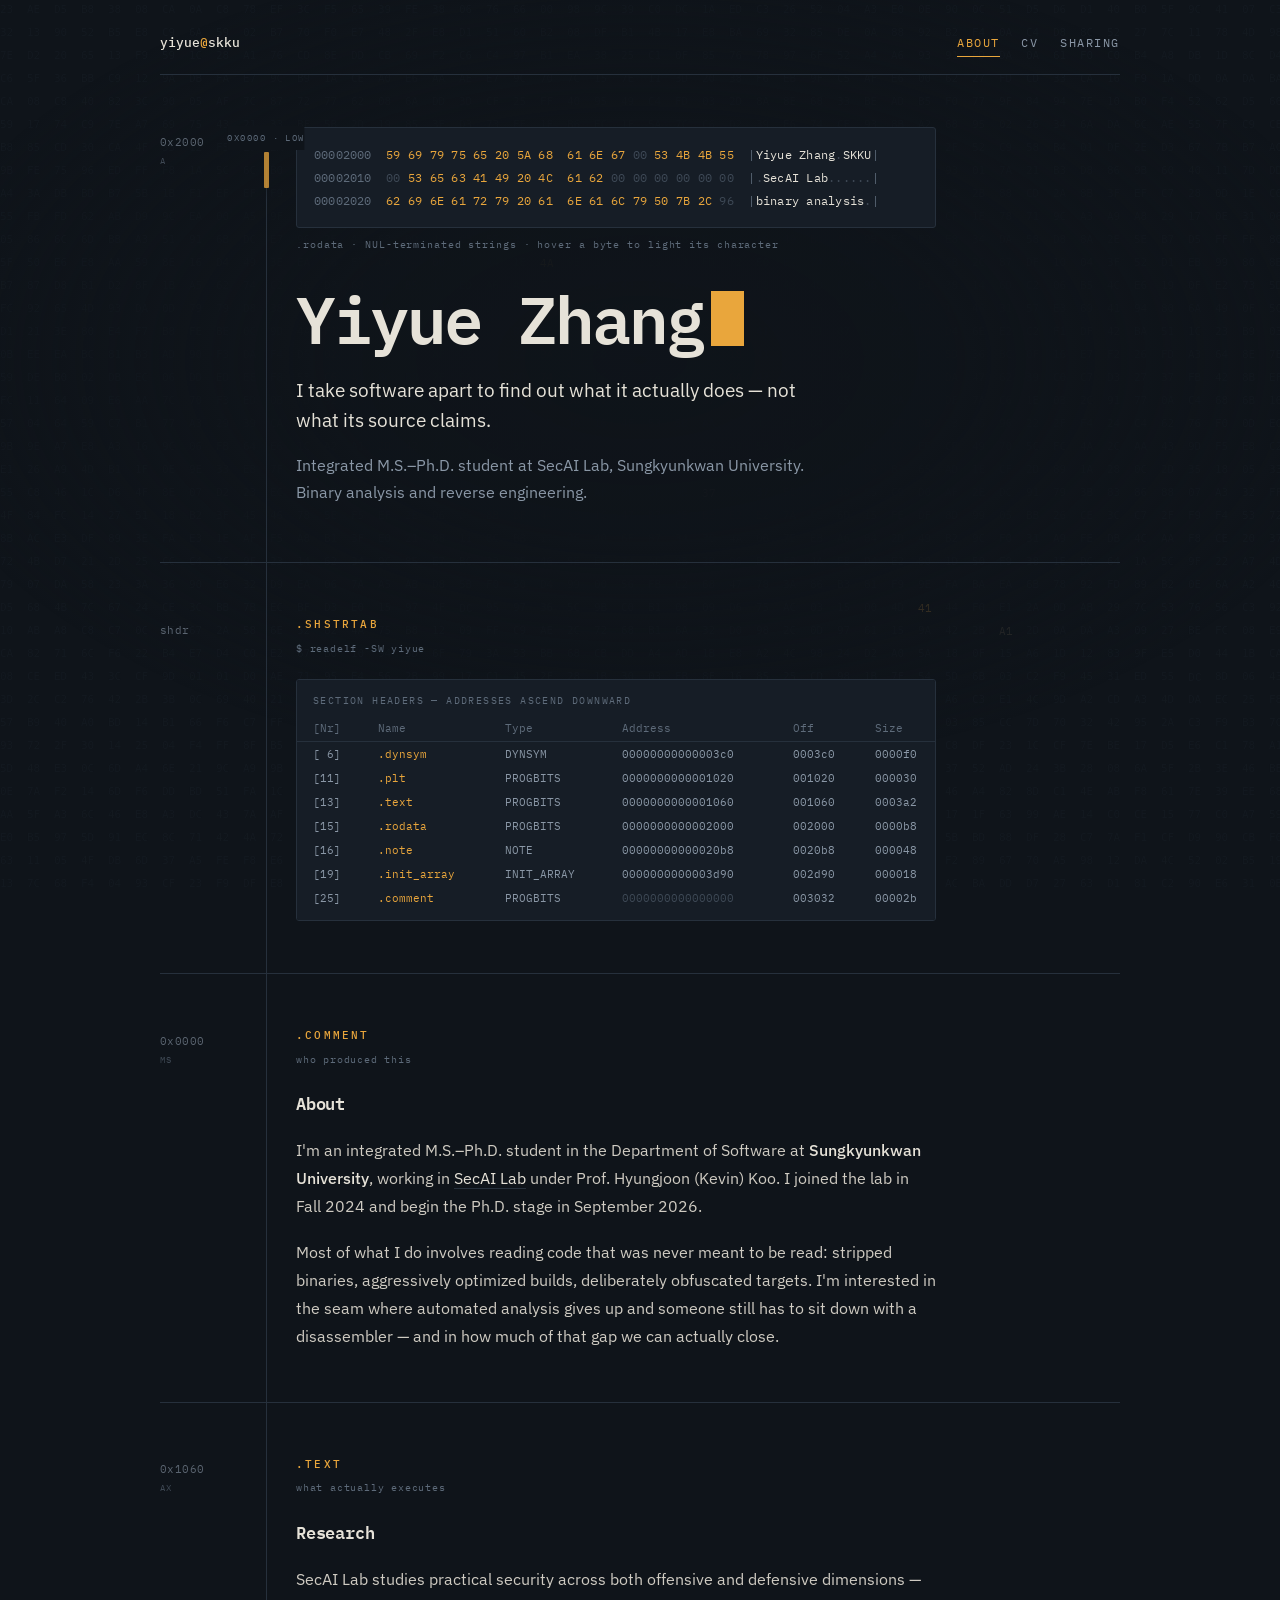
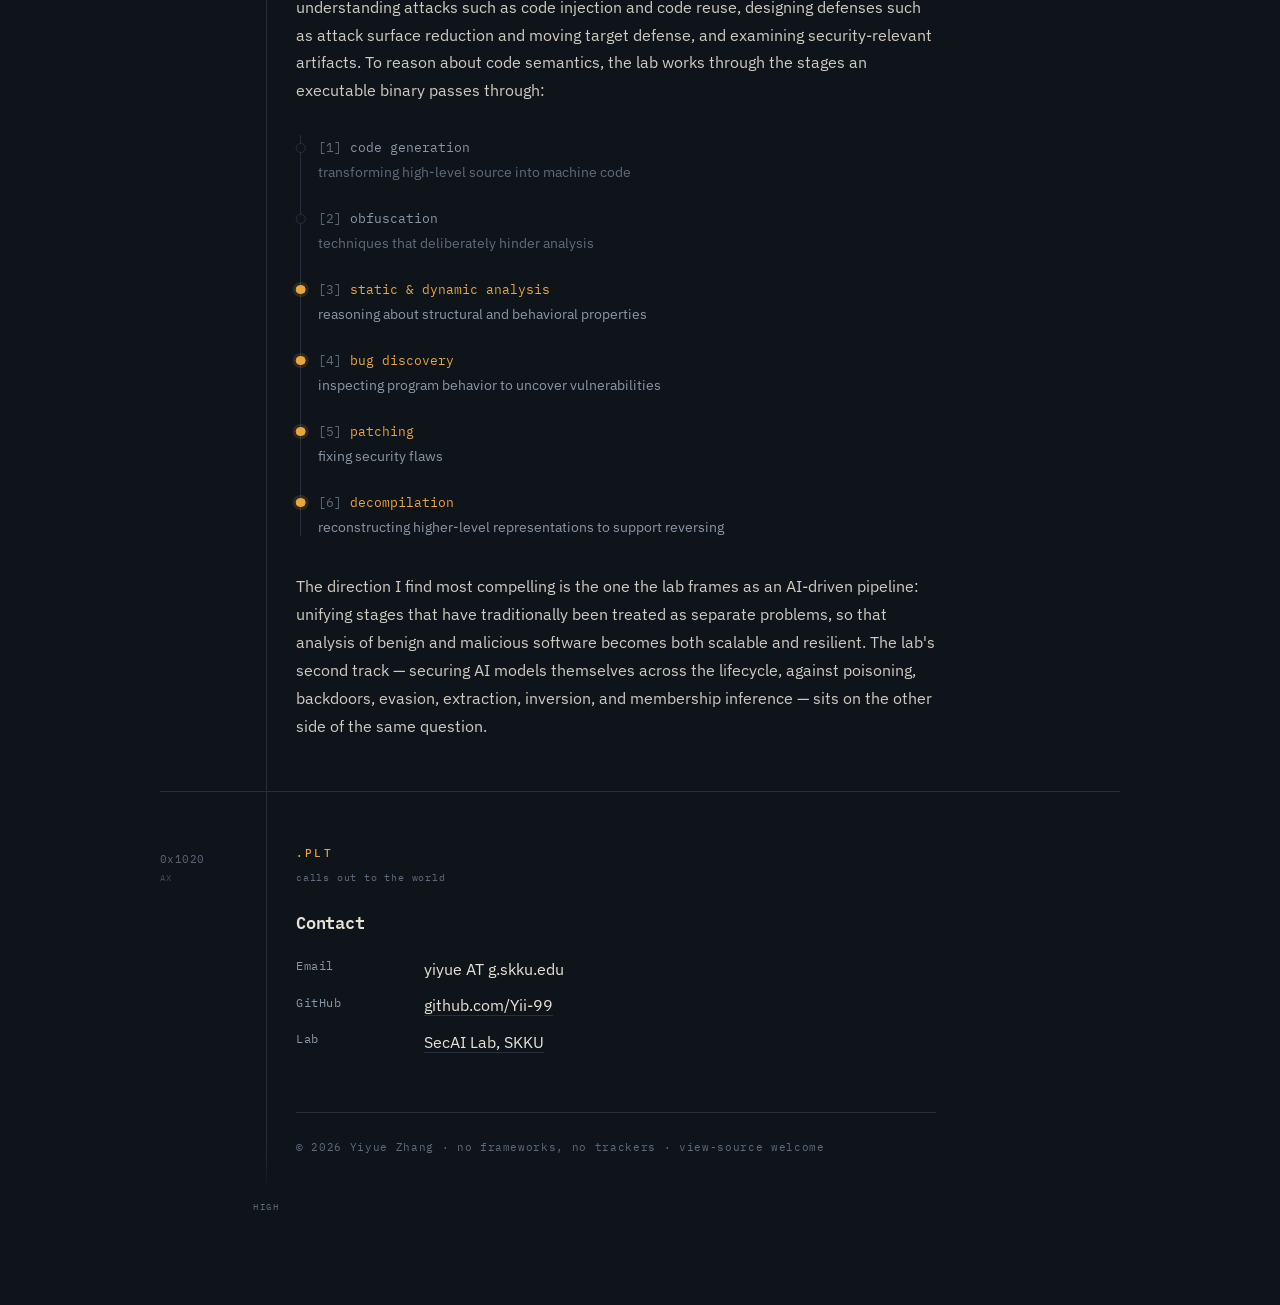
<file: index.html>
<!DOCTYPE html>
<html lang="en">
<head>
<meta charset="utf-8">
<meta name="viewport" content="width=device-width, initial-scale=1">
<title>Yiyue Zhang — Binary Analysis &amp; Reverse Engineering</title>
<meta name="description" content="Yiyue Zhang, integrated M.S.-Ph.D. student at SecAI Lab, Sungkyunkwan University. Binary analysis and reverse engineering.">
<meta property="og:title" content="Yiyue Zhang — Binary Analysis &amp; Reverse Engineering">
<meta property="og:description" content="Integrated M.S.-Ph.D. student at SecAI Lab, Sungkyunkwan University.">
<meta property="og:type" content="website">
<link rel="preconnect" href="https://fonts.googleapis.com">
<link rel="preconnect" href="https://fonts.gstatic.com" crossorigin>
<link href="https://fonts.googleapis.com/css2?family=IBM+Plex+Mono:wght@400;500;600&family=IBM+Plex+Sans:wght@400;500;600&display=swap" rel="stylesheet">
<link rel="stylesheet" href="style.css">
</head>
<body>
<canvas class="bgfield" aria-hidden="true"></canvas>
<div class="bgveil" aria-hidden="true"></div>
<main class="shell">

  <div class="rail" aria-hidden="true">
    <span class="rail-label top">0x0000 &middot; low</span>
    <span class="rail-cursor"></span>
    <span class="rail-label bottom">high</span>
  </div>

  <header class="topbar">
    <a class="mark" href="index.html">yiyue<span>@</span>skku</a>
    <nav>
      <a href="index.html" aria-current="page">About</a>
      <a href="cv.html">CV</a>
      <!-- Hidden until the first paper lands. Uncomment the line below to bring it back.
      <a href="publications.html">Publications</a>
      -->
      <a href="sharing.html">Sharing</a>
    </nav>
  </header>

  <!-- ============ .rodata — string literals ============ -->
  <section class="block hero" id="rodata">
    <div class="offset">0x2000<span class="flags">A</span></div>
    <div class="body-col">

      <pre class="dump" id="dump" aria-hidden="true">00002000  59 69 79 75 65 20 5A 68  61 6E 67 00 53 4B 4B 55  |Yiyue Zhang.SKKU|</pre>
      <p class="dump-cap">.rodata &middot; NUL-terminated strings &middot; hover a byte to light its character</p>

      <h1>Yiyue&nbsp;Zhang<span class="caret" aria-hidden="true"></span></h1>

      <p class="thesis">I take software apart to find out what it actually does — not what its source claims.</p>
      <p class="standfirst">Integrated M.S.&ndash;Ph.D. student at SecAI Lab, Sungkyunkwan University. Binary analysis and reverse engineering.</p>
    </div>
  </section>

  <!-- ============ section header table ============ -->
  <section class="block reveal" id="shdr">
    <div class="offset">shdr</div>
    <div class="body-col">
      <p class="eyebrow">.shstrtab</p>
      <p class="eyebrow-note">$ readelf -SW yiyue</p>
      <div class="sectab-wrap">
        <table class="sectab">
          <caption>Section headers &mdash; addresses ascend downward</caption>
          <thead>
            <tr><th>[Nr]</th><th>Name</th><th>Type</th><th>Address</th><th>Off</th><th>Size</th><th>Flg</th></tr>
          </thead>
          <tbody>
            <tr><td>[ 6]</td><td class="nm"><a href="cv.html#dynsym">.dynsym</a></td><td>DYNSYM</td><td>00000000000003c0</td><td>0003c0</td><td>0000f0</td><td>A</td></tr>
            <tr><td>[11]</td><td class="nm"><a href="#plt">.plt</a></td><td>PROGBITS</td><td>0000000000001020</td><td>001020</td><td>000030</td><td>AX</td></tr>
            <tr><td>[13]</td><td class="nm"><a href="#text">.text</a></td><td>PROGBITS</td><td>0000000000001060</td><td>001060</td><td>0003a2</td><td>AX</td></tr>
            <tr><td>[15]</td><td class="nm"><a href="#rodata">.rodata</a></td><td>PROGBITS</td><td>0000000000002000</td><td>002000</td><td>0000b8</td><td>A</td></tr>
            <tr><td>[16]</td><td class="nm"><a href="sharing.html#note">.note</a></td><td>NOTE</td><td>00000000000020b8</td><td>0020b8</td><td>000048</td><td>A</td></tr>
            <tr><td>[19]</td><td class="nm"><a href="cv.html#init">.init_array</a></td><td>INIT_ARRAY</td><td>0000000000003d90</td><td>002d90</td><td>000018</td><td>WA</td></tr>
            <tr><td>[25]</td><td class="nm"><a href="#comment">.comment</a></td><td>PROGBITS</td><td class="zero">0000000000000000</td><td>003032</td><td>00002b</td><td>MS</td></tr>
          </tbody>
        </table>
      </div>
    </div>
  </section>

  <!-- ============ .comment — producer info ============ -->
  <section class="block reveal" id="comment">
    <div class="offset">0x0000<span class="flags">MS</span></div>
    <div class="body-col">
      <p class="eyebrow">.comment</p>
      <p class="eyebrow-note">who produced this</p>
      <h2>About</h2>
      <p>I'm an integrated M.S.&ndash;Ph.D. student in the Department of Software at <strong>Sungkyunkwan University</strong>, working in <a href="https://secai.skku.edu/">SecAI Lab</a> under Prof. Hyungjoon (Kevin) Koo. I joined the lab in Fall 2024 and begin the Ph.D. stage in September 2026.</p>
      <p>Most of what I do involves reading code that was never meant to be read: stripped binaries, aggressively optimized builds, deliberately obfuscated targets. I'm interested in the seam where automated analysis gives up and someone still has to sit down with a disassembler — and in how much of that gap we can actually close.</p>
    </div>
  </section>

  <!-- ============ .text — what actually executes ============ -->
  <section class="block reveal" id="text">
    <div class="offset">0x1060<span class="flags">AX</span></div>
    <div class="body-col">
      <p class="eyebrow">.text</p>
      <p class="eyebrow-note">what actually executes</p>
      <h2>Research</h2>
      <p>SecAI Lab studies practical security across both offensive and defensive dimensions — understanding attacks such as code injection and code reuse, designing defenses such as attack surface reduction and moving target defense, and examining security-relevant artifacts. To reason about code semantics, the lab works through the stages an executable binary passes through:</p>

      <ol class="pipeline">
        <li><span class="stage">code generation</span><p class="stage-note">transforming high-level source into machine code</p></li>
        <li><span class="stage">obfuscation</span><p class="stage-note">techniques that deliberately hinder analysis</p></li>
        <li class="mine"><span class="stage">static &amp; dynamic analysis</span><p class="stage-note">reasoning about structural and behavioral properties</p></li>
        <li class="mine"><span class="stage">bug discovery</span><p class="stage-note">inspecting program behavior to uncover vulnerabilities</p></li>
        <li class="mine"><span class="stage">patching</span><p class="stage-note">fixing security flaws</p></li>
        <li class="mine"><span class="stage">decompilation</span><p class="stage-note">reconstructing higher-level representations to support reversing</p></li>
      </ol>

      <p style="margin-top:1.5rem;">The direction I find most compelling is the one the lab frames as an AI-driven pipeline: unifying stages that have traditionally been treated as separate problems, so that analysis of benign and malicious software becomes both scalable and resilient. The lab's second track — securing AI models themselves across the lifecycle, against poisoning, backdoors, evasion, extraction, inversion, and membership inference — sits on the other side of the same question.</p>
    </div>
  </section>

  <!-- ============ .plt — calls out to the world ============ -->
  <section class="block reveal" id="plt">
    <div class="offset">0x1020<span class="flags">AX</span></div>
    <div class="body-col">
      <p class="eyebrow">.plt</p>
      <p class="eyebrow-note">calls out to the world</p>
      <h2>Contact</h2>
      <dl class="kv">
        <dt>Email</dt>
        <dd>yiyue AT g.skku.edu</dd>
        <dt>GitHub</dt>
        <dd><a href="https://github.com/Yii-99">github.com/Yii-99</a></dd>
        <dt>Lab</dt>
        <dd><a href="https://secai.skku.edu/">SecAI Lab, SKKU</a></dd>
      </dl>

      <footer>&copy; 2026 Yiyue Zhang &middot; no frameworks, no trackers &middot; view-source welcome</footer>
    </div>
  </section>

</main>
<script src="site.js"></script>
</body>
</html>
</file>
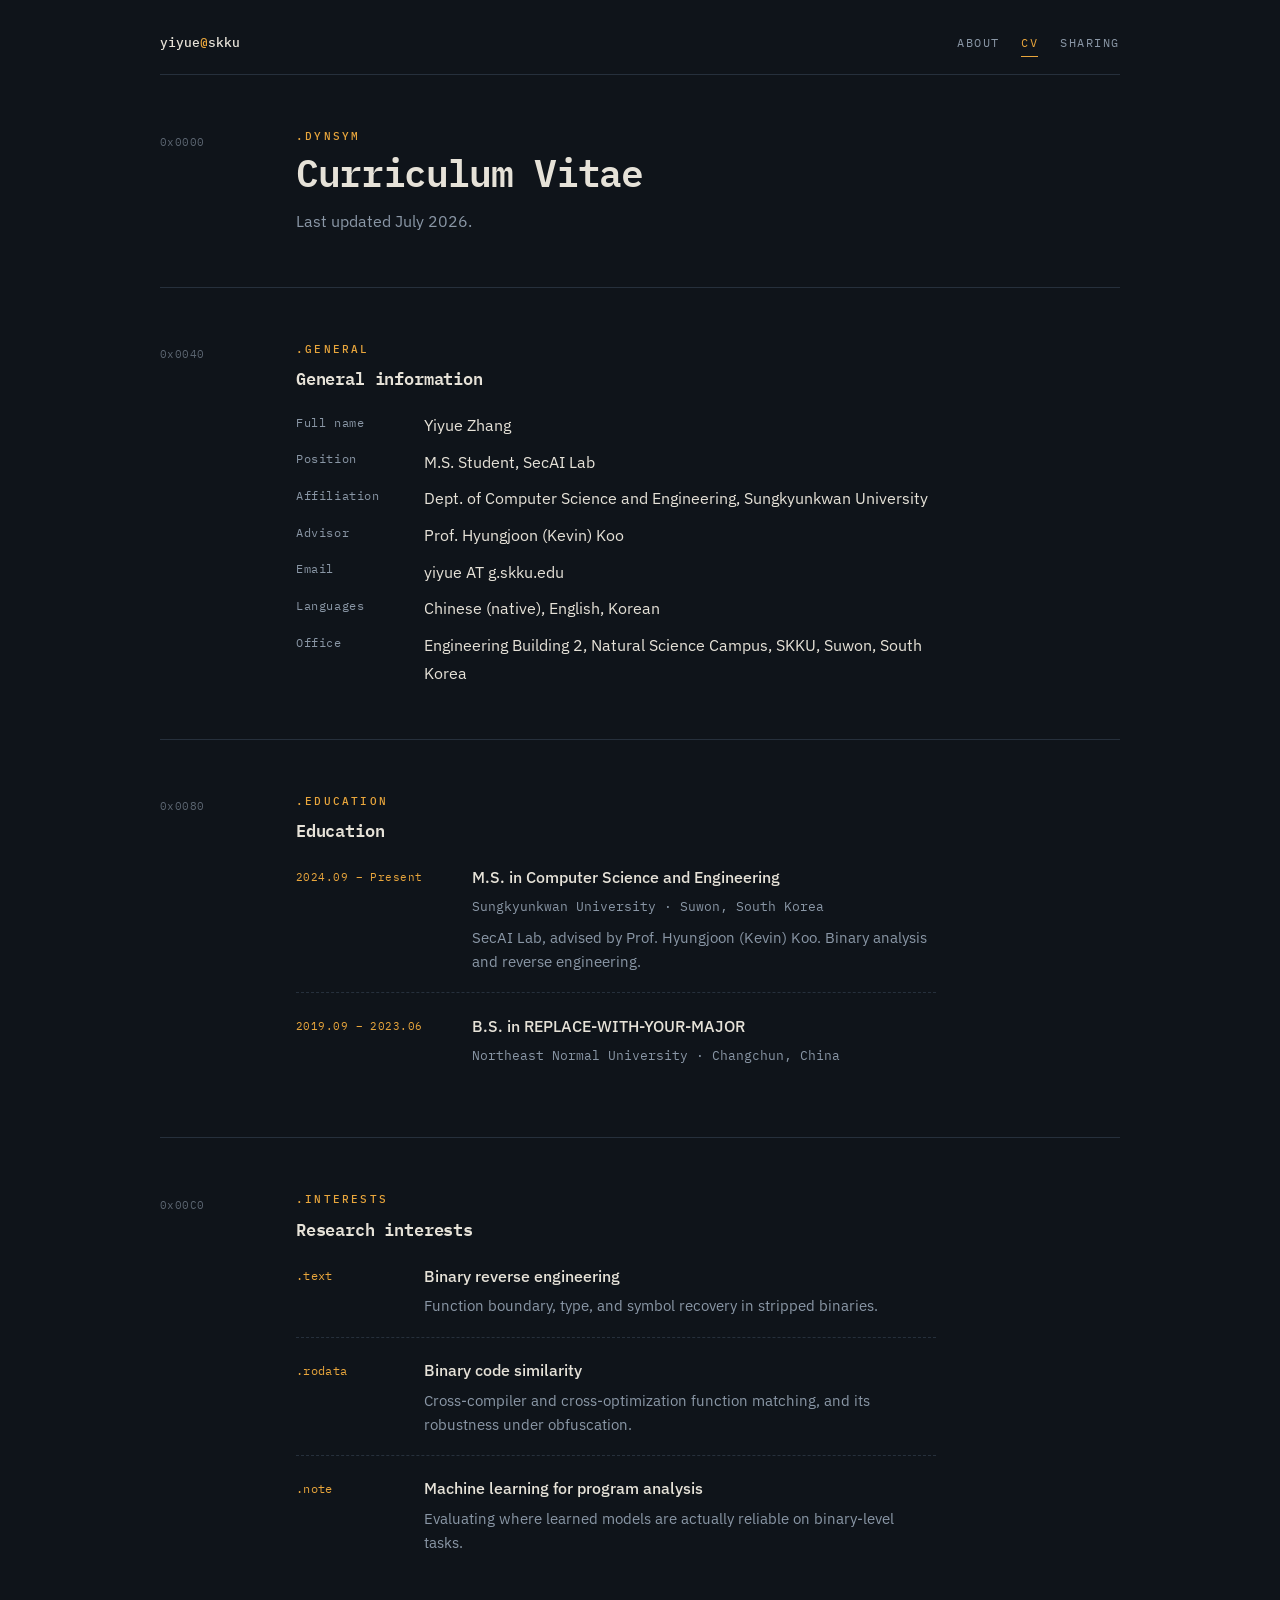
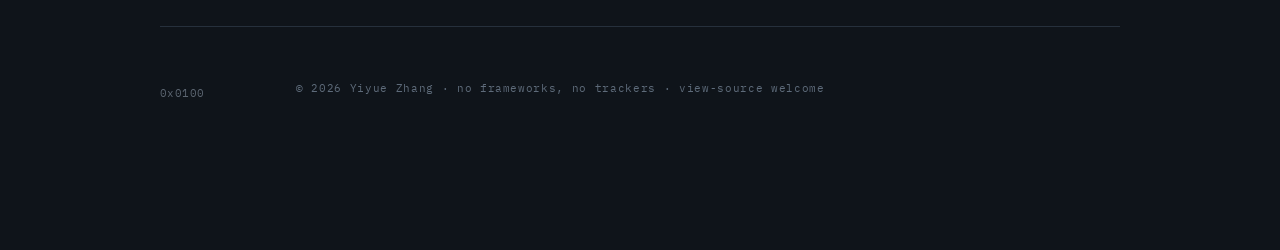
<file: cv (1).html>
<!DOCTYPE html>
<html lang="en">
<head>
<meta charset="utf-8">
<meta name="viewport" content="width=device-width, initial-scale=1">
<title>CV — Yiyue Zhang</title>
<meta name="description" content="Curriculum vitae of Yiyue Zhang, M.S. student at SecAI Lab, Sungkyunkwan University.">
<link rel="preconnect" href="https://fonts.googleapis.com">
<link rel="preconnect" href="https://fonts.gstatic.com" crossorigin>
<link href="https://fonts.googleapis.com/css2?family=IBM+Plex+Mono:wght@400;500;600&family=IBM+Plex+Sans:wght@400;500;600&display=swap" rel="stylesheet">
<link rel="stylesheet" href="style.css">
</head>
<body>
<main class="shell">

  <header class="topbar">
    <a class="mark" href="index.html">yiyue<span>@</span>skku</a>
    <nav>
      <a href="index.html">About</a>
      <a href="cv.html" aria-current="page">CV</a>
      <!-- Hidden until the first paper lands. Uncomment the line below to bring it back.
      <a href="publications.html">Publications</a>
      -->
      <a href="sharing.html">Sharing</a>
    </nav>
  </header>

  <section class="block">
    <div class="offset">0x0000</div>
    <div class="body-col">
      <p class="eyebrow">.dynsym</p>
      <h1 class="page-title">Curriculum Vitae</h1>
      <p class="standfirst">Last updated July 2026.</p>
    </div>
  </section>

  <!-- ============ 0x0040 · general information ============ -->
  <section class="block">
    <div class="offset">0x0040</div>
    <div class="body-col">
      <p class="eyebrow">.general</p>
      <h2>General information</h2>
      <dl class="kv">
        <dt>Full name</dt>
        <dd>Yiyue Zhang</dd>

        <dt>Position</dt>
        <dd>M.S. Student, SecAI Lab</dd>

        <dt>Affiliation</dt>
        <dd>Dept. of Computer Science and Engineering, Sungkyunkwan University</dd>

        <dt>Advisor</dt>
        <dd>Prof. Hyungjoon (Kevin) Koo</dd>

        <dt>Email</dt>
        <dd>yiyue AT g.skku.edu</dd>

        <dt>Languages</dt>
        <dd>Chinese (native), English, Korean</dd>

        <dt>Office</dt>
        <dd>Engineering Building 2, Natural Science Campus, SKKU, Suwon, South Korea</dd>
      </dl>
    </div>
  </section>

  <!-- ============ 0x0080 · education ============ -->
  <section class="block">
    <div class="offset">0x0080</div>
    <div class="body-col">
      <p class="eyebrow">.education</p>
      <h2>Education</h2>
      <ul class="symbols timeline">
        <li>
          <span class="sym-tag">2024.09 &ndash; Present</span>
          <div>
            <p class="sym-name">M.S. in Computer Science and Engineering</p>
            <p class="sym-place">Sungkyunkwan University &middot; Suwon, South Korea</p>
            <p class="sym-desc" style="margin-top:.5rem;">SecAI Lab, advised by Prof. Hyungjoon (Kevin) Koo. Binary analysis and reverse engineering.</p>
          </div>
        </li>
        <li>
          <span class="sym-tag">2019.09 &ndash; 2023.06</span>
          <div>
            <p class="sym-name">B.S. in REPLACE-WITH-YOUR-MAJOR</p>
            <p class="sym-place">Northeast Normal University &middot; Changchun, China</p>
          </div>
        </li>
      </ul>
    </div>
  </section>

  <!-- ============ 0x00C0 · research interests ============ -->
  <section class="block">
    <div class="offset">0x00C0</div>
    <div class="body-col">
      <p class="eyebrow">.interests</p>
      <h2>Research interests</h2>
      <ul class="symbols">
        <li>
          <span class="sym-tag">.text</span>
          <div>
            <p class="sym-name">Binary reverse engineering</p>
            <p class="sym-desc">Function boundary, type, and symbol recovery in stripped binaries.</p>
          </div>
        </li>
        <li>
          <span class="sym-tag">.rodata</span>
          <div>
            <p class="sym-name">Binary code similarity</p>
            <p class="sym-desc">Cross-compiler and cross-optimization function matching, and its robustness under obfuscation.</p>
          </div>
        </li>
        <li>
          <span class="sym-tag">.note</span>
          <div>
            <p class="sym-name">Machine learning for program analysis</p>
            <p class="sym-desc">Evaluating where learned models are actually reliable on binary-level tasks.</p>
          </div>
        </li>
      </ul>
    </div>
  </section>

  <!-- ─────────────────────────────────────────────────────────────
       MORE SECTIONS — uncomment and fill in as you accumulate them.
       Keep the 0x0100 / 0x0140 / 0x0180 offsets running in sequence.

  <section class="block">
    <div class="offset">0x0100</div>
    <div class="body-col">
      <p class="eyebrow">.skills</p>
      <h2>Technical skills</h2>
      <dl class="kv">
        <dt>Reversing</dt>
        <dd>IDA Pro, Ghidra, gdb / pwndbg, angr</dd>
        <dt>Languages</dt>
        <dd>C, Python, x86-64 and ARM assembly</dd>
        <dt>ML</dt>
        <dd>PyTorch, Hugging Face Transformers</dd>
      </dl>
    </div>
  </section>

  <section class="block">
    <div class="offset">0x0140</div>
    <div class="body-col">
      <p class="eyebrow">.awards</p>
      <h2>Awards &amp; scholarships</h2>
      <ul class="symbols timeline">
        <li>
          <span class="sym-tag">2026</span>
          <div>
            <p class="sym-name">Award name</p>
            <p class="sym-place">Awarding body</p>
          </div>
        </li>
      </ul>
    </div>
  </section>

       ───────────────────────────────────────────────────────────── -->

  <section class="block">
    <div class="offset">0x0100</div>
    <div class="body-col">
      <footer style="margin-top:0;border-top:0;padding-top:0;">&copy; 2026 Yiyue Zhang &middot; no frameworks, no trackers &middot; view-source welcome</footer>
    </div>
  </section>

</main>
</body>
</html>
</file>
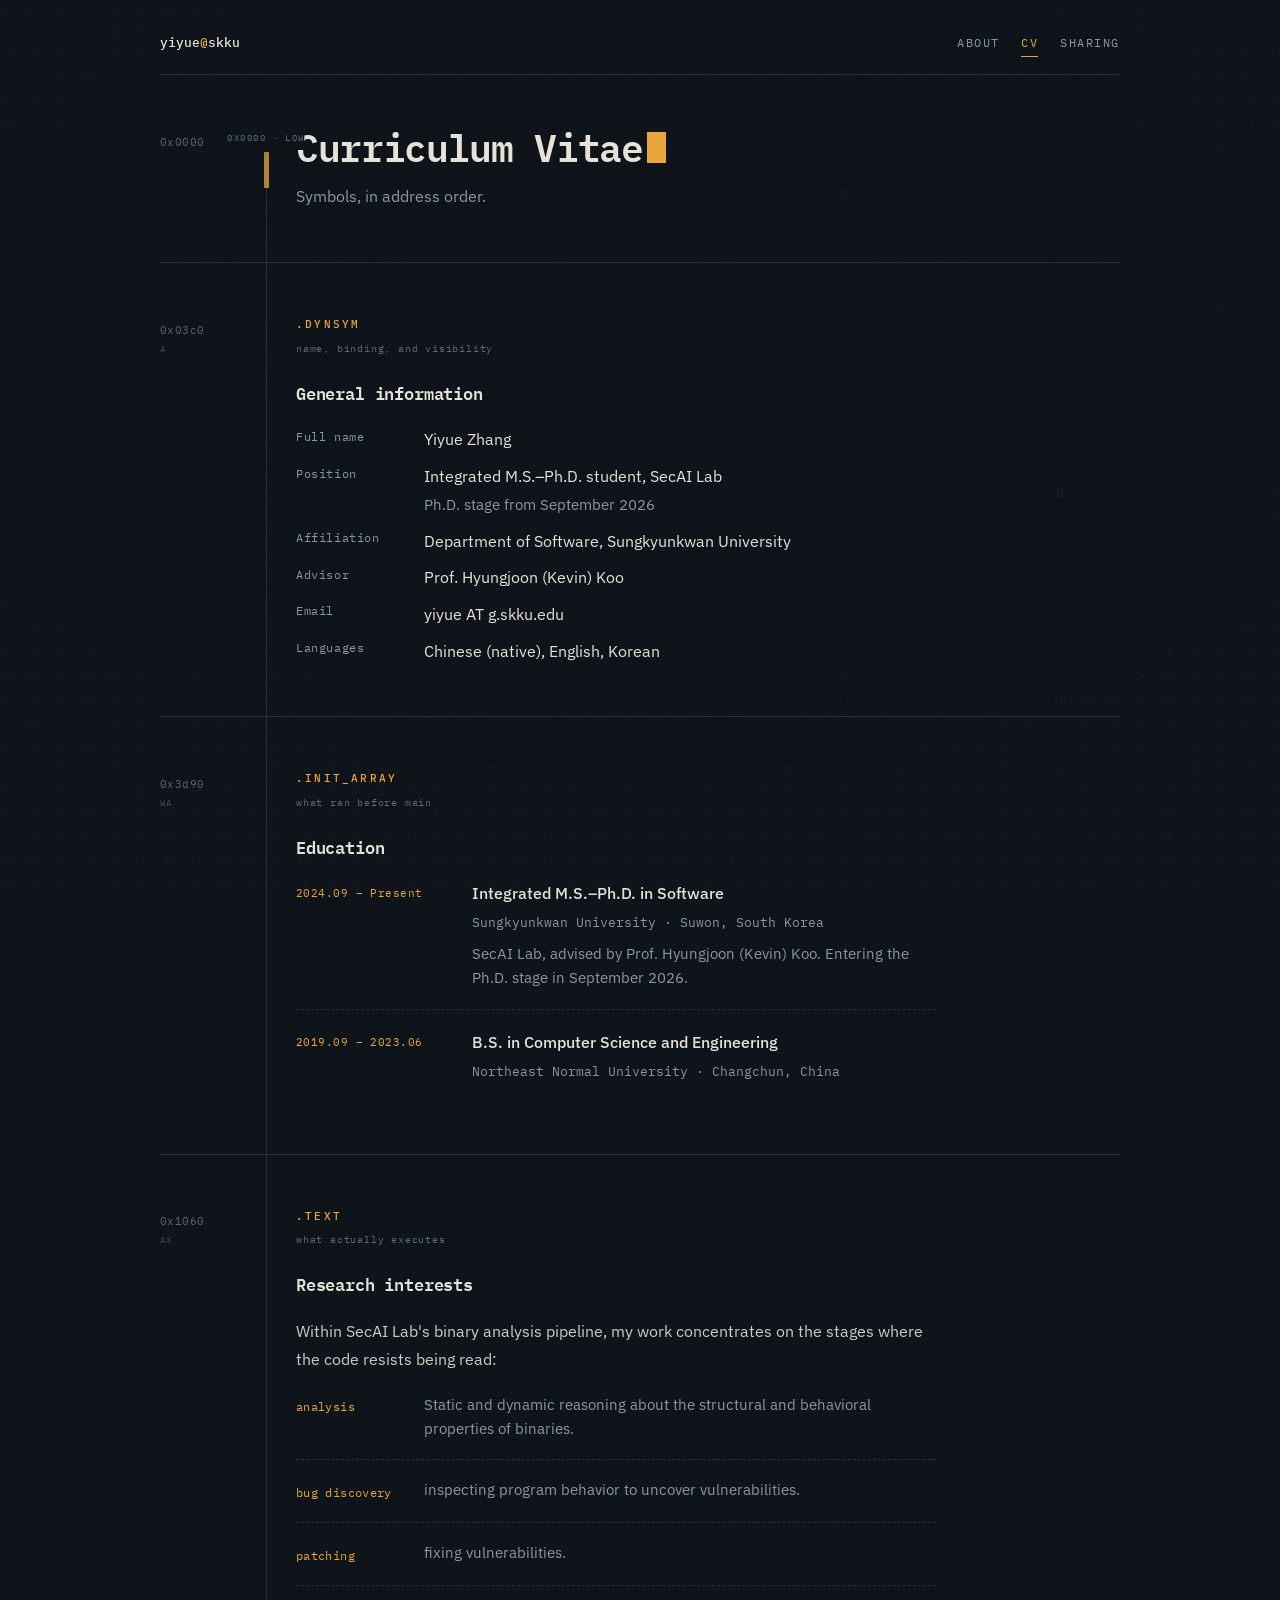
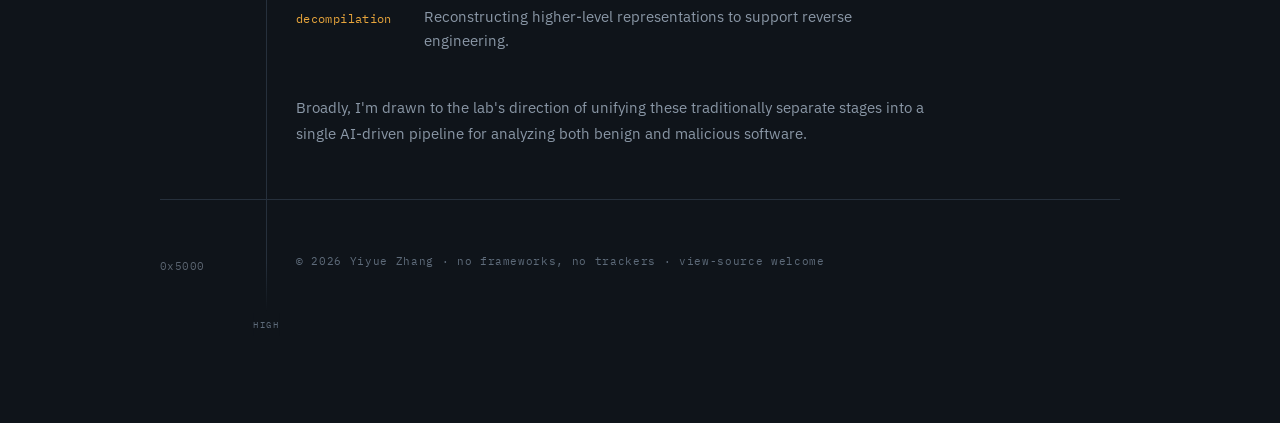
<file: cv.html>
<!DOCTYPE html>
<html lang="en">
<head>
<meta charset="utf-8">
<meta name="viewport" content="width=device-width, initial-scale=1">
<title>CV — Yiyue Zhang</title>
<meta name="description" content="Curriculum vitae of Yiyue Zhang, SecAI Lab, Sungkyunkwan University.">
<link rel="preconnect" href="https://fonts.googleapis.com">
<link rel="preconnect" href="https://fonts.gstatic.com" crossorigin>
<link href="https://fonts.googleapis.com/css2?family=IBM+Plex+Mono:wght@400;500;600&family=IBM+Plex+Sans:wght@400;500;600&display=swap" rel="stylesheet">
<link rel="stylesheet" href="style.css">
</head>
<body>
<canvas class="bgfield" aria-hidden="true"></canvas>
<div class="bgveil" aria-hidden="true"></div>
<main class="shell">

  <div class="rail" aria-hidden="true">
    <span class="rail-label top">0x0000 &middot; low</span>
    <span class="rail-cursor"></span>
    <span class="rail-label bottom">high</span>
  </div>

  <header class="topbar">
    <a class="mark" href="index.html">yiyue<span>@</span>skku</a>
    <nav>
      <a href="index.html">About</a>
      <a href="cv.html" aria-current="page">CV</a>
      <!-- Hidden until the first paper lands. Uncomment the line below to bring it back.
      <a href="publications.html">Publications</a>
      -->
      <a href="sharing.html">Sharing</a>
    </nav>
  </header>

  <section class="block">
    <div class="offset">0x0000</div>
    <div class="body-col">
      <h1 class="page-title">Curriculum Vitae<span class="caret" aria-hidden="true"></span></h1>
      <p class="standfirst">Symbols, in address order.</p>
    </div>
  </section>

  <!-- ============ .dynsym — the symbol entry ============ -->
  <section class="block reveal" id="dynsym">
    <div class="offset">0x03c0<span class="flags">A</span></div>
    <div class="body-col">
      <p class="eyebrow">.dynsym</p>
      <p class="eyebrow-note">name, binding, and visibility</p>
      <h2>General information</h2>
      <dl class="kv">
        <dt>Full name</dt>
        <dd>Yiyue Zhang</dd>

        <dt>Position</dt>
        <dd>Integrated M.S.&ndash;Ph.D. student, SecAI Lab<br>
            <span style="color:var(--muted);font-size:.9375rem;">Ph.D. stage from September 2026</span></dd>

        <dt>Affiliation</dt>
        <dd>Department of Software, Sungkyunkwan University</dd>

        <dt>Advisor</dt>
        <dd>Prof. Hyungjoon (Kevin) Koo</dd>

        <dt>Email</dt>
        <dd>yiyue AT g.skku.edu</dd>

        <dt>Languages</dt>
        <dd>Chinese (native), English, Korean</dd>
      </dl>
    </div>
  </section>

  <!-- ============ .init_array — what ran before main ============ -->
  <section class="block reveal" id="init">
    <div class="offset">0x3d90<span class="flags">WA</span></div>
    <div class="body-col">
      <p class="eyebrow">.init_array</p>
      <p class="eyebrow-note">what ran before main</p>
      <h2>Education</h2>
      <ul class="symbols timeline">
        <li>
          <span class="sym-tag">2024.09 &ndash; Present</span>
          <div>
            <p class="sym-name">Integrated M.S.&ndash;Ph.D. in Software</p>
            <p class="sym-place">Sungkyunkwan University &middot; Suwon, South Korea</p>
            <p class="sym-desc" style="margin-top:.5rem;">SecAI Lab, advised by Prof. Hyungjoon (Kevin) Koo. Entering the Ph.D. stage in September 2026.</p>
          </div>
        </li>
        <li>
          <span class="sym-tag">2019.09 &ndash; 2023.06</span>
          <div>
            <p class="sym-name">B.S. in Computer Science and Engineering</p>
            <p class="sym-place">Northeast Normal University &middot; Changchun, China</p>
          </div>
        </li>
      </ul>
    </div>
  </section>

  <!-- ============ .text — research interests ============ -->
  <section class="block reveal" id="text">
    <div class="offset">0x1060<span class="flags">AX</span></div>
    <div class="body-col">
      <p class="eyebrow">.text</p>
      <p class="eyebrow-note">what actually executes</p>
      <h2>Research interests</h2>
      <p>Within SecAI Lab's binary analysis pipeline, my work concentrates on the stages where the code resists being read:</p>
      <ul class="symbols" style="margin-top:1.25rem;">
        <li>
          <span class="sym-tag">analysis</span>
          <div>
            <p class="sym-desc">Static and dynamic reasoning about the structural and behavioral properties of binaries.</p>
          </div>
        </li>
        <li>
          <span class="sym-tag">bug discovery</span>
          <div>
            <p class="sym-desc">inspecting program behavior to uncover vulnerabilities.</p>
          </div>
        </li>
        <li>
          <span class="sym-tag">patching</span>
          <div>
            <p class="sym-desc">fixing vulnerabilities.</p>
          </div>
        </li>
        <li>
          <span class="sym-tag">decompilation</span>
          <div>
            <p class="sym-desc">Reconstructing higher-level representations to support reverse engineering.</p>
          </div>
        </li>
      </ul>
      <p style="margin-top:1.5rem;font-size:.9375rem;color:var(--muted);">Broadly, I'm drawn to the lab's direction of unifying these traditionally separate stages into a single AI-driven pipeline for analyzing both benign and malicious software.</p>
    </div>
  </section>

  <!-- ─────────────────────────────────────────────────────────────
       MORE SECTIONS — uncomment and fill in as you accumulate them.
       Keep the addresses ascending so the rail stays honest.

  <section class="block reveal" id="strtab">
    <div class="offset">0x4200<span class="flags">MS</span></div>
    <div class="body-col">
      <p class="eyebrow">.strtab</p>
      <p class="eyebrow-note">tools and languages</p>
      <h2>Technical skills</h2>
      <dl class="kv">
        <dt>Reversing</dt>
        <dd>IDA Pro, Ghidra, gdb / pwndbg, angr</dd>
        <dt>Languages</dt>
        <dd>C, Python, x86-64 and ARM assembly</dd>
        <dt>ML</dt>
        <dd>PyTorch, Hugging Face Transformers</dd>
      </dl>
    </div>
  </section>

  <section class="block reveal" id="fini">
    <div class="offset">0x4d98<span class="flags">WA</span></div>
    <div class="body-col">
      <p class="eyebrow">.fini_array</p>
      <p class="eyebrow-note">what ran on the way out</p>
      <h2>Awards &amp; scholarships</h2>
      <ul class="symbols timeline">
        <li>
          <span class="sym-tag">2026</span>
          <div>
            <p class="sym-name">Award name</p>
            <p class="sym-place">Awarding body</p>
          </div>
        </li>
      </ul>
    </div>
  </section>

       ───────────────────────────────────────────────────────────── -->

  <section class="block reveal">
    <div class="offset">0x5000</div>
    <div class="body-col">
      <footer style="margin-top:0;border-top:0;padding-top:0;">&copy; 2026 Yiyue Zhang &middot; no frameworks, no trackers &middot; view-source welcome</footer>
    </div>
  </section>

</main>
<script src="site.js"></script>
</body>
</html>
</file>
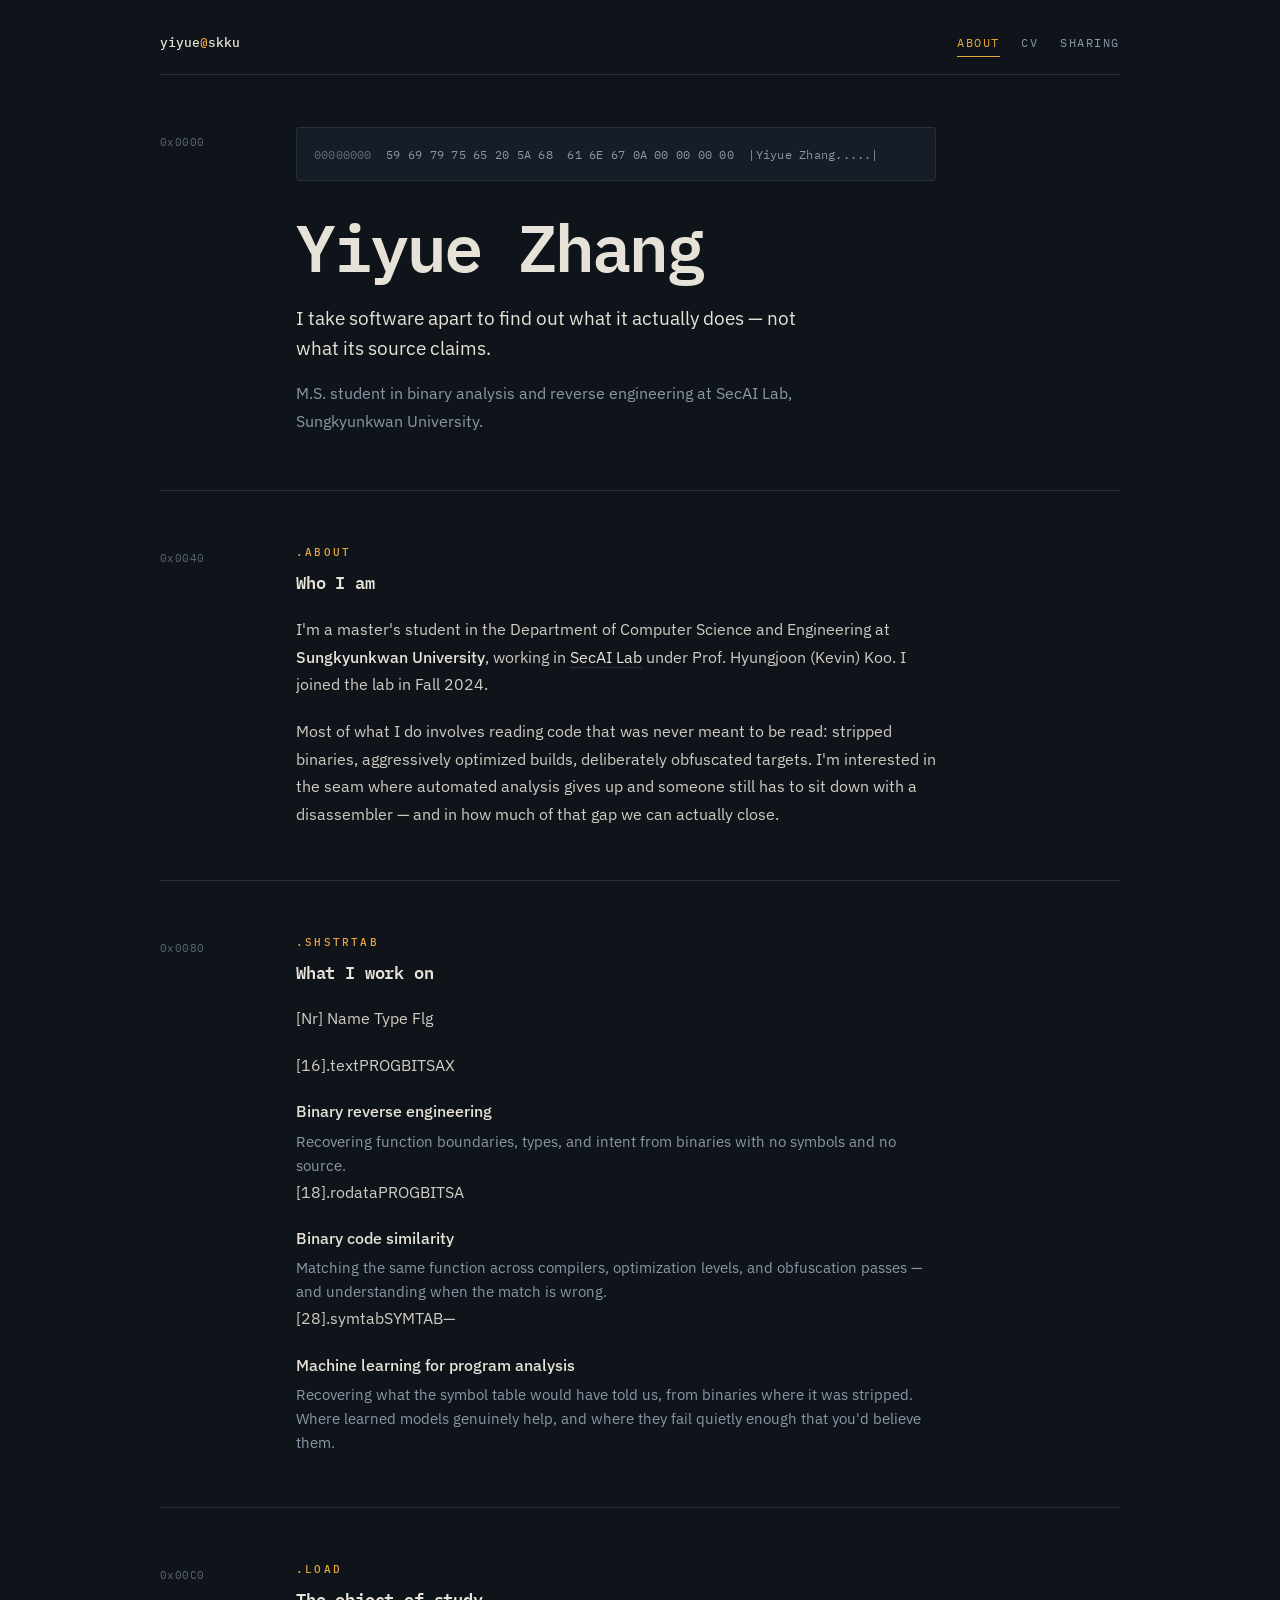
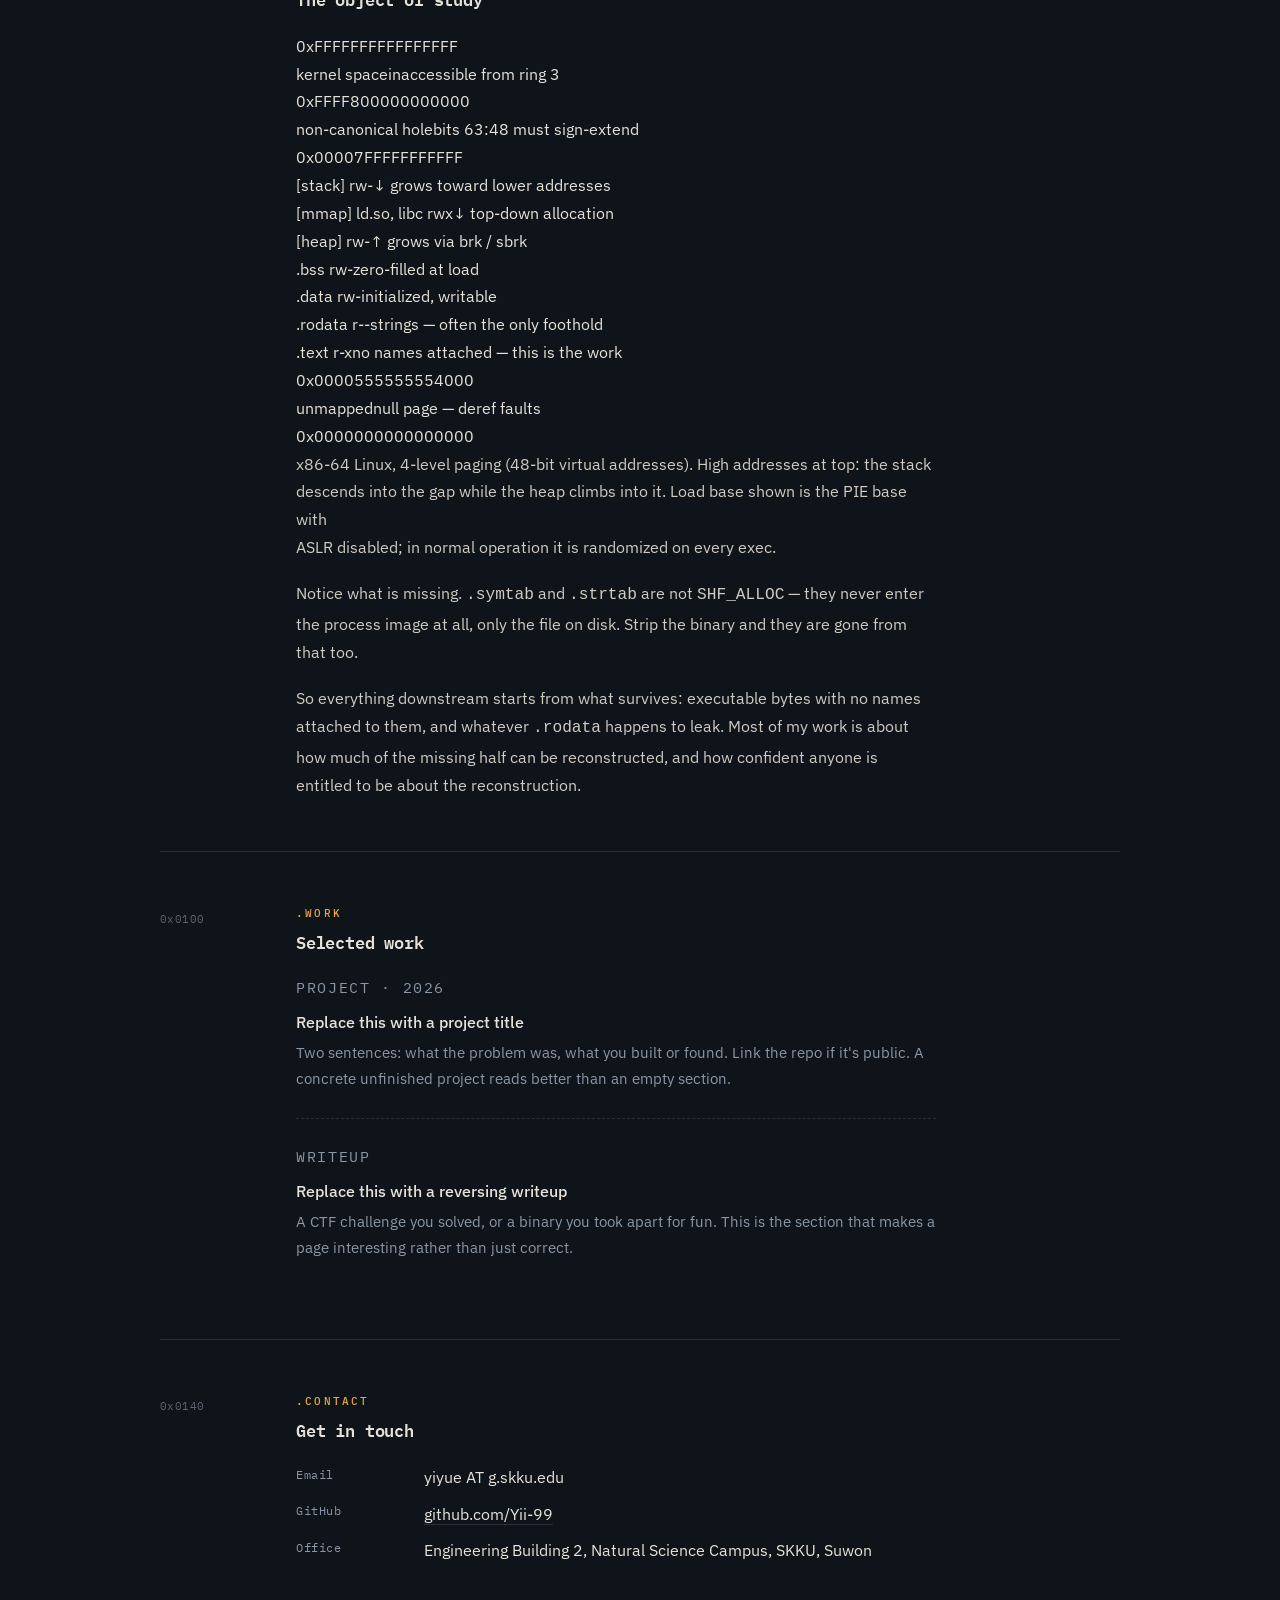
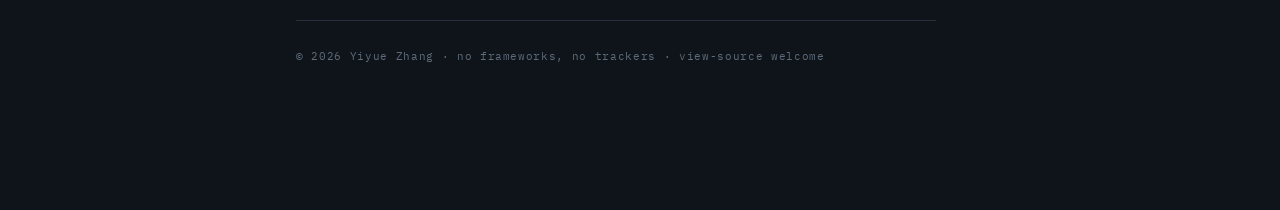
<file: index (1).html>
<!DOCTYPE html>
<html lang="en">
<head>
<meta charset="utf-8">
<meta name="viewport" content="width=device-width, initial-scale=1">
<title>Yiyue Zhang — Binary Analysis &amp; Reverse Engineering</title>
<meta name="description" content="Yiyue Zhang, M.S. student at SecAI Lab, Sungkyunkwan University. Binary analysis and reverse engineering.">
<meta property="og:title" content="Yiyue Zhang — Binary Analysis &amp; Reverse Engineering">
<meta property="og:description" content="M.S. student at SecAI Lab, Sungkyunkwan University.">
<meta property="og:type" content="website">
<link rel="preconnect" href="https://fonts.googleapis.com">
<link rel="preconnect" href="https://fonts.gstatic.com" crossorigin>
<link href="https://fonts.googleapis.com/css2?family=IBM+Plex+Mono:wght@400;500;600&family=IBM+Plex+Sans:wght@400;500;600&display=swap" rel="stylesheet">
<link rel="stylesheet" href="style.css">
</head>
<body>
<main class="shell">

  <header class="topbar">
    <a class="mark" href="index.html">yiyue<span>@</span>skku</a>
    <nav>
      <a href="index.html" aria-current="page">About</a>
      <a href="cv.html">CV</a>
      <!-- Hidden until the first paper lands. Uncomment the line below to bring it back.
      <a href="publications.html">Publications</a>
      -->
      <a href="sharing.html">Sharing</a>
    </nav>
  </header>

  <!-- ============ 0x0000 · ELF header ============ -->
  <section class="block hero">
    <div class="offset">0x0000</div>
    <div class="body-col">

      <pre class="dump" aria-hidden="true"><span class="addr">00000000</span>  <span class="byte" data-b="59">59</span> <span class="byte" data-b="69">69</span> <span class="byte" data-b="79">79</span> <span class="byte" data-b="75">75</span> <span class="byte" data-b="65">65</span> <span class="byte" data-b="20">20</span> <span class="byte" data-b="5A">5A</span> <span class="byte" data-b="68">68</span>  <span class="byte" data-b="61">61</span> <span class="byte" data-b="6E">6E</span> <span class="byte" data-b="67">67</span> <span class="pad">0A 00 00 00 00</span>  |<span class="ascii">Yiyue Zhang</span><span class="pad">.....</span>|</pre>

      <h1>Yiyue&nbsp;Zhang</h1>

      <p class="thesis">I take software apart to find out what it actually does — not what its source claims.</p>
      <p class="standfirst">M.S. student in binary analysis and reverse engineering at SecAI Lab, Sungkyunkwan University.</p>
    </div>
  </section>

  <!-- ============ 0x0040 · .about ============ -->
  <section class="block">
    <div class="offset">0x0040</div>
    <div class="body-col">
      <p class="eyebrow">.about</p>
      <h2>Who I am</h2>
      <p>I'm a master's student in the Department of Computer Science and Engineering at <strong>Sungkyunkwan University</strong>, working in <a href="https://secai.skku.edu/">SecAI Lab</a> under Prof. Hyungjoon (Kevin) Koo. I joined the lab in Fall 2024.</p>
      <p>Most of what I do involves reading code that was never meant to be read: stripped binaries, aggressively optimized builds, deliberately obfuscated targets. I'm interested in the seam where automated analysis gives up and someone still has to sit down with a disassembler — and in how much of that gap we can actually close.</p>
    </div>
  </section>

  <!-- ============ 0x0080 · section header table ============ -->
  <section class="block">
    <div class="offset">0x0080</div>
    <div class="body-col">
      <p class="eyebrow">.shstrtab</p>
      <h2>What I work on</h2>

      <div class="shtab">
        <p class="shtab-head">[Nr] Name       Type       Flg</p>

        <div class="shtab-row">
          <p class="shtab-line"><span class="nr">[16]</span><span class="nm">.text</span><span class="ty">PROGBITS</span><span class="fl">AX</span></p>
          <p class="sym-name">Binary reverse engineering</p>
          <p class="sym-desc">Recovering function boundaries, types, and intent from binaries with no symbols and no source.</p>
        </div>

        <div class="shtab-row">
          <p class="shtab-line"><span class="nr">[18]</span><span class="nm">.rodata</span><span class="ty">PROGBITS</span><span class="fl">A</span></p>
          <p class="sym-name">Binary code similarity</p>
          <p class="sym-desc">Matching the same function across compilers, optimization levels, and obfuscation passes — and understanding when the match is wrong.</p>
        </div>

        <div class="shtab-row">
          <p class="shtab-line"><span class="nr">[28]</span><span class="nm">.symtab</span><span class="ty">SYMTAB</span><span class="fl none">&mdash;</span></p>
          <p class="sym-name">Machine learning for program analysis</p>
          <p class="sym-desc">Recovering what the symbol table would have told us, from binaries where it was stripped. Where learned models genuinely help, and where they fail quietly enough that you'd believe them.</p>
        </div>
      </div>
    </div>
  </section>

  <!-- ============ 0x00C0 · process image ============ -->
  <section class="block">
    <div class="offset">0x00C0</div>
    <div class="body-col">
      <p class="eyebrow">.load</p>
      <h2>The object of study</h2>

      <div class="memmap">
        <div class="mm">
          <div class="mm-row"><span class="mm-addr">0xFFFFFFFFFFFFFFFF</span><span class="mm-bound"></span></div>
          <div class="mm-row"><span class="mm-addr"></span>
            <div class="mm-region"><span class="mm-name">kernel space</span><span class="mm-note">inaccessible from ring 3</span></div></div>

          <div class="mm-row"><span class="mm-addr">0xFFFF800000000000</span><span class="mm-bound"></span></div>
          <div class="mm-row"><span class="mm-addr"></span>
            <div class="mm-region hole"><span class="mm-name">non-canonical hole</span><span class="mm-note">bits 63:48 must sign-extend</span></div></div>

          <div class="mm-row"><span class="mm-addr">0x00007FFFFFFFFFFF</span><span class="mm-bound"></span></div>
          <div class="mm-row"><span class="mm-addr"></span>
            <div class="mm-region"><span class="mm-name">[stack]<span class="mm-perm"> r<span class="w">w</span>-</span></span><span class="mm-note">&darr; grows toward lower addresses</span></div></div>
          <div class="mm-row"><span class="mm-addr"></span>
            <div class="mm-region"><span class="mm-name">[mmap] ld.so, libc<span class="mm-perm"> r<span class="w">w</span><span class="x">x</span></span></span><span class="mm-note">&darr; top-down allocation</span></div></div>
          <div class="mm-row"><span class="mm-addr"></span>
            <div class="mm-region"><span class="mm-name">[heap]<span class="mm-perm"> r<span class="w">w</span>-</span></span><span class="mm-note">&uarr; grows via brk / sbrk</span></div></div>
          <div class="mm-row"><span class="mm-addr"></span>
            <div class="mm-region"><span class="mm-name">.bss<span class="mm-perm"> r<span class="w">w</span>-</span></span><span class="mm-note">zero-filled at load</span></div></div>
          <div class="mm-row"><span class="mm-addr"></span>
            <div class="mm-region"><span class="mm-name">.data<span class="mm-perm"> r<span class="w">w</span>-</span></span><span class="mm-note">initialized, writable</span></div></div>
          <div class="mm-row"><span class="mm-addr"></span>
            <div class="mm-region"><span class="mm-name">.rodata<span class="mm-perm"> r--</span></span><span class="mm-note">strings — often the only foothold</span></div></div>
          <div class="mm-row"><span class="mm-addr"></span>
            <div class="mm-region"><span class="mm-name">.text<span class="mm-perm"> r-<span class="x">x</span></span></span><span class="mm-note">no names attached &mdash; this is the work</span></div></div>

          <div class="mm-row"><span class="mm-addr">0x0000555555554000</span><span class="mm-bound"></span></div>
          <div class="mm-row"><span class="mm-addr"></span>
            <div class="mm-region hole"><span class="mm-name">unmapped</span><span class="mm-note">null page &mdash; deref faults</span></div></div>
          <div class="mm-row"><span class="mm-addr">0x0000000000000000</span><span class="mm-bound"></span></div>
        </div>
      </div>

      <p class="mm-caption">x86-64 Linux, 4-level paging (48-bit virtual addresses). High addresses at top: the stack<br>
      descends into the gap while the heap climbs into it. Load base shown is the PIE base with<br>
      ASLR disabled; in normal operation it is randomized on every exec.</p>

      <p>Notice what is missing. <code>.symtab</code> and <code>.strtab</code> are not <code>SHF_ALLOC</code> — they never enter the process image at all, only the file on disk. Strip the binary and they are gone from that too.</p>
      <p>So everything downstream starts from what survives: executable bytes with no names attached to them, and whatever <code>.rodata</code> happens to leak. Most of my work is about how much of the missing half can be reconstructed, and how confident anyone is entitled to be about the reconstruction.</p>
    </div>
  </section>

  <!-- ============ 0x0100 · .work ============ -->
  <section class="block">
    <div class="offset">0x0100</div>
    <div class="body-col">
      <p class="eyebrow">.work</p>
      <h2>Selected work</h2>

      <div class="entry">
        <p class="entry-meta">Project &middot; 2026</p>
        <h3>Replace this with a project title</h3>
        <p>Two sentences: what the problem was, what you built or found. Link the repo if it's public. A concrete unfinished project reads better than an empty section.</p>
      </div>

      <div class="entry">
        <p class="entry-meta">Writeup</p>
        <h3>Replace this with a reversing writeup</h3>
        <p>A CTF challenge you solved, or a binary you took apart for fun. This is the section that makes a page interesting rather than just correct.</p>
      </div>
    </div>
  </section>

  <!-- ============ 0x0140 · .contact ============ -->
  <section class="block">
    <div class="offset">0x0140</div>
    <div class="body-col">
      <p class="eyebrow">.contact</p>
      <h2>Get in touch</h2>
      <dl class="kv">
        <dt>Email</dt>
        <dd>yiyue AT g.skku.edu</dd>
        <dt>GitHub</dt>
        <dd><a href="https://github.com/Yii-99">github.com/Yii-99</a></dd>
        <dt>Office</dt>
        <dd>Engineering Building 2, Natural Science Campus, SKKU, Suwon</dd>
      </dl>

      <footer>&copy; 2026 Yiyue Zhang &middot; no frameworks, no trackers &middot; view-source welcome</footer>
    </div>
  </section>

</main>

<script>
// Signature moment: the hex column arrives as noise and settles into the real
// bytes of the name, left to right. One animation, once, on load.
(function () {
  var reduce = window.matchMedia('(prefers-reduced-motion: reduce)');
  var bytes = Array.prototype.slice.call(document.querySelectorAll('.dump .byte'));
  if (reduce.matches || !bytes.length) return;

  var HEX = '0123456789ABCDEF';
  function rand() { return HEX[(Math.random() * 16) | 0] + HEX[(Math.random() * 16) | 0]; }

  bytes.forEach(function (el, i) {
    var truth = el.dataset.b;
    var ticks = 0;
    var limit = 5 + i * 2;
    var timer = setInterval(function () {
      if (++ticks >= limit) {
        clearInterval(timer);
        el.textContent = truth;
      } else {
        el.textContent = rand();
      }
    }, 42);
  });
})();
</script>
</body>
</html>
</file>
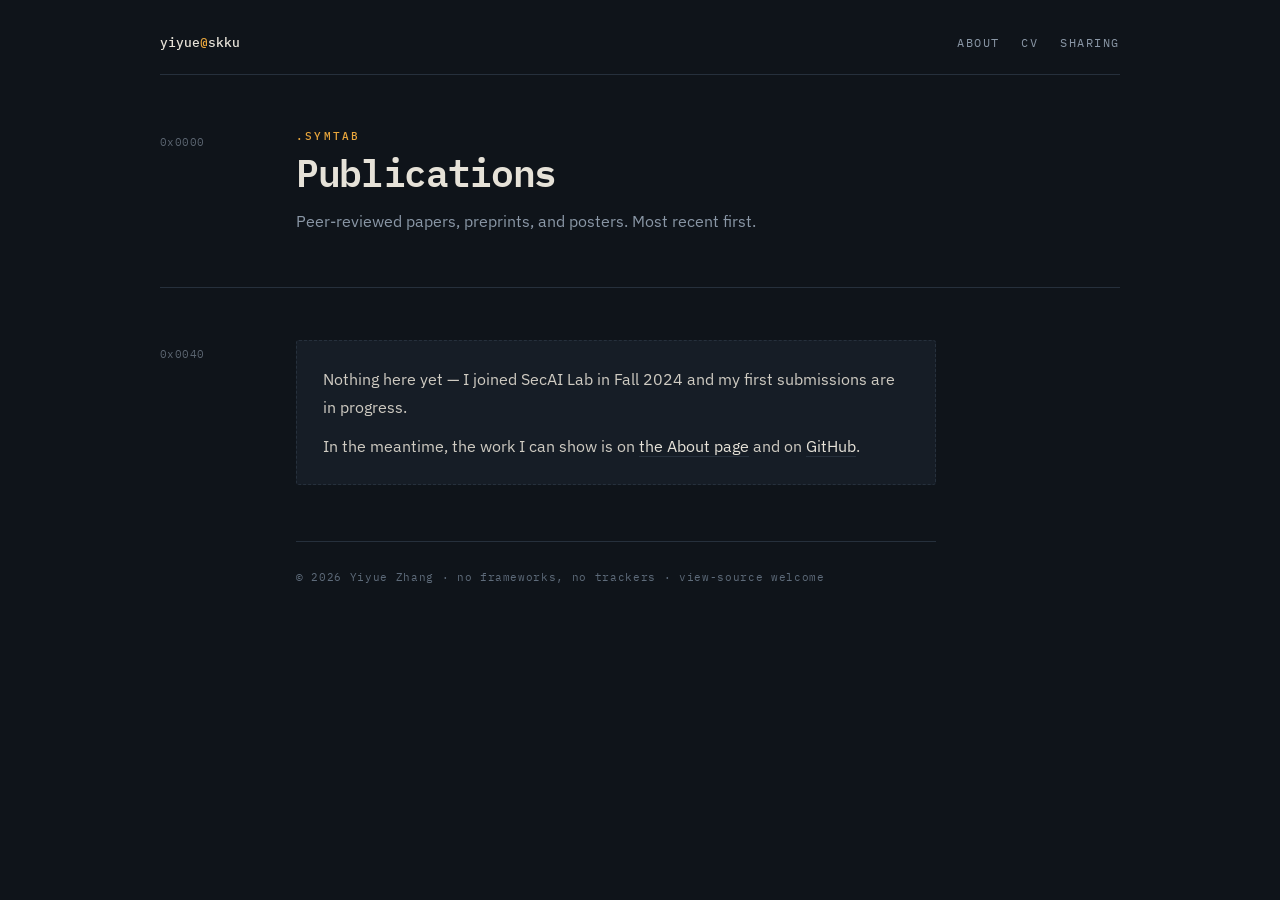
<file: publications (1).html>
<!DOCTYPE html>
<html lang="en">
<head>
<meta charset="utf-8">
<meta name="viewport" content="width=device-width, initial-scale=1">
<title>Publications — Yiyue Zhang</title>
<meta name="description" content="Publications and preprints by Yiyue Zhang, SecAI Lab, Sungkyunkwan University.">
<link rel="preconnect" href="https://fonts.googleapis.com">
<link rel="preconnect" href="https://fonts.gstatic.com" crossorigin>
<link href="https://fonts.googleapis.com/css2?family=IBM+Plex+Mono:wght@400;500;600&family=IBM+Plex+Sans:wght@400;500;600&display=swap" rel="stylesheet">
<link rel="stylesheet" href="style.css">
</head>
<body>
<main class="shell">

  <header class="topbar">
    <a class="mark" href="index.html">yiyue<span>@</span>skku</a>
    <nav>
      <a href="index.html">About</a>
      <a href="cv.html">CV</a>
      <!-- Hidden until the first paper lands. Uncomment the line below to bring it back.
      <a href="publications.html" aria-current="page">Publications</a>
      -->
      <a href="sharing.html">Sharing</a>
    </nav>
  </header>

  <section class="block">
    <div class="offset">0x0000</div>
    <div class="body-col">
      <p class="eyebrow">.symtab</p>
      <h1 class="page-title">Publications</h1>
      <p class="standfirst">Peer-reviewed papers, preprints, and posters. Most recent first.</p>
    </div>
  </section>

  <!-- ============ 0x0040 · entries ============ -->
  <section class="block">
    <div class="offset">0x0040</div>
    <div class="body-col">

      <!-- ─────────────────────────────────────────────────────────
           EMPTY STATE — delete this whole .empty block as soon as
           you have your first entry.
           ───────────────────────────────────────────────────────── -->
      <div class="empty">
        <p>Nothing here yet — I joined SecAI Lab in Fall 2024 and my first submissions are in progress.</p>
        <p>In the meantime, the work I can show is on <a href="index.html">the About page</a> and on <a href="https://github.com/Yii-99">GitHub</a>.</p>
      </div>

      <!-- ─────────────────────────────────────────────────────────
           ENTRY TEMPLATE — copy the block below for each paper,
           newest at the top. Delete the comment markers to use it.

      <div class="entry">
        <p class="entry-meta">ACSAC 2027 &middot; Dec 2027 <span class="tag">conference</span></p>
        <h3><a href="https://doi.org/PUT-DOI-HERE">Full paper title goes here</a></h3>
        <p>Yiyue Zhang, Co-Author, Hyungjoon Koo</p>
        <p>One sentence on the result, in plain language. What did the paper establish that
        wasn't known before? Skip the abstract &mdash; nobody reads a pasted abstract.</p>
        <p><a href="files/paper.pdf">PDF</a> &middot; <a href="https://github.com/Yii-99/repo">Code</a> &middot; <a href="files/slides.pdf">Slides</a></p>
      </div>

           ───────────────────────────────────────────────────────── -->

      <footer>&copy; 2026 Yiyue Zhang &middot; no frameworks, no trackers &middot; view-source welcome</footer>
    </div>
  </section>

</main>
</body>
</html>
</file>
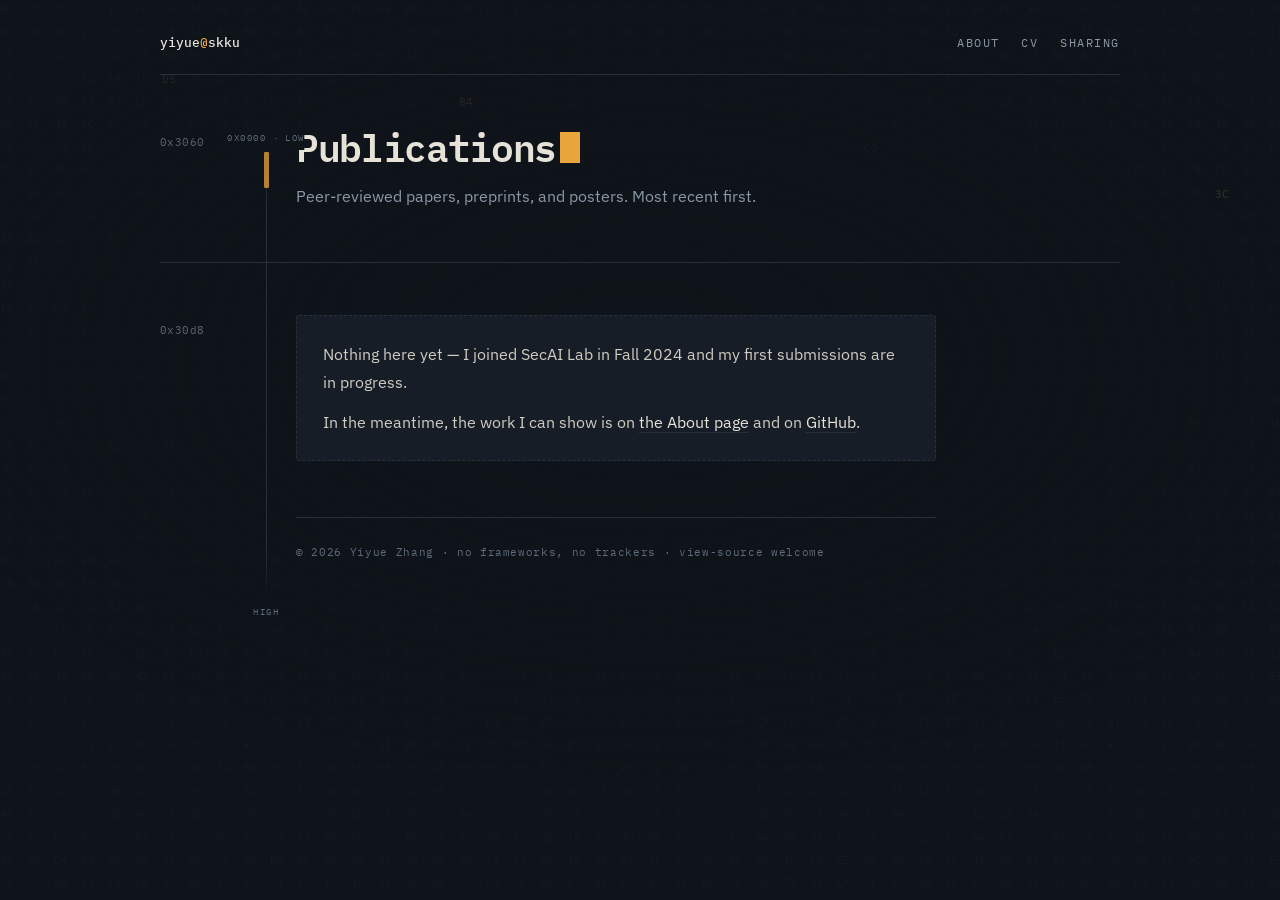
<file: publications.html>
<!DOCTYPE html>
<html lang="en">
<head>
<meta charset="utf-8">
<meta name="viewport" content="width=device-width, initial-scale=1">
<title>Publications — Yiyue Zhang</title>
<meta name="description" content="Publications and preprints by Yiyue Zhang, SecAI Lab, Sungkyunkwan University.">
<link rel="preconnect" href="https://fonts.googleapis.com">
<link rel="preconnect" href="https://fonts.gstatic.com" crossorigin>
<link href="https://fonts.googleapis.com/css2?family=IBM+Plex+Mono:wght@400;500;600&family=IBM+Plex+Sans:wght@400;500;600&display=swap" rel="stylesheet">
<link rel="stylesheet" href="style.css">
</head>
<body>
<canvas class="bgfield" aria-hidden="true"></canvas>
<div class="bgveil" aria-hidden="true"></div>
<main class="shell">

  <div class="rail" aria-hidden="true">
    <span class="rail-label top">0x0000 &middot; low</span>
    <span class="rail-cursor"></span>
    <span class="rail-label bottom">high</span>
  </div>

  <header class="topbar">
    <a class="mark" href="index.html">yiyue<span>@</span>skku</a>
    <nav>
      <a href="index.html">About</a>
      <a href="cv.html">CV</a>
      <!-- Hidden until the first paper lands. Uncomment the line below to bring it back.
      <a href="publications.html" aria-current="page">Publications</a>
      -->
      <a href="sharing.html">Sharing</a>
    </nav>
  </header>

  <section class="block" id="symtab">
    <div class="offset">0x3060</div>
    <div class="body-col">
      <h1 class="page-title">Publications<span class="caret" aria-hidden="true"></span></h1>
      <p class="standfirst">Peer-reviewed papers, preprints, and posters. Most recent first.</p>
    </div>
  </section>

  <!-- ============ 0x0040 · entries ============ -->
  <section class="block reveal">
    <div class="offset">0x30d8</div>
    <div class="body-col">

      <!-- ─────────────────────────────────────────────────────────
           EMPTY STATE — delete this whole .empty block as soon as
           you have your first entry.
           ───────────────────────────────────────────────────────── -->
      <div class="empty">
        <p>Nothing here yet — I joined SecAI Lab in Fall 2024 and my first submissions are in progress.</p>
        <p>In the meantime, the work I can show is on <a href="index.html">the About page</a> and on <a href="https://github.com/Yii-99">GitHub</a>.</p>
      </div>

      <!-- ─────────────────────────────────────────────────────────
           ENTRY TEMPLATE — copy the block below for each paper,
           newest at the top. Delete the comment markers to use it.

      <div class="entry">
        <p class="entry-meta">ACSAC 2027 &middot; Dec 2027 <span class="tag">conference</span></p>
        <h3><a href="https://doi.org/PUT-DOI-HERE">Full paper title goes here</a></h3>
        <p>Yiyue Zhang, Co-Author, Hyungjoon Koo</p>
        <p>One sentence on the result, in plain language. What did the paper establish that
        wasn't known before? Skip the abstract &mdash; nobody reads a pasted abstract.</p>
        <p><a href="files/paper.pdf">PDF</a> &middot; <a href="https://github.com/Yii-99/repo">Code</a> &middot; <a href="files/slides.pdf">Slides</a></p>
      </div>

           ───────────────────────────────────────────────────────── -->

      <footer>&copy; 2026 Yiyue Zhang &middot; no frameworks, no trackers &middot; view-source welcome</footer>
    </div>
  </section>

</main>
<script src="site.js"></script>
</body>
</html>
</file>
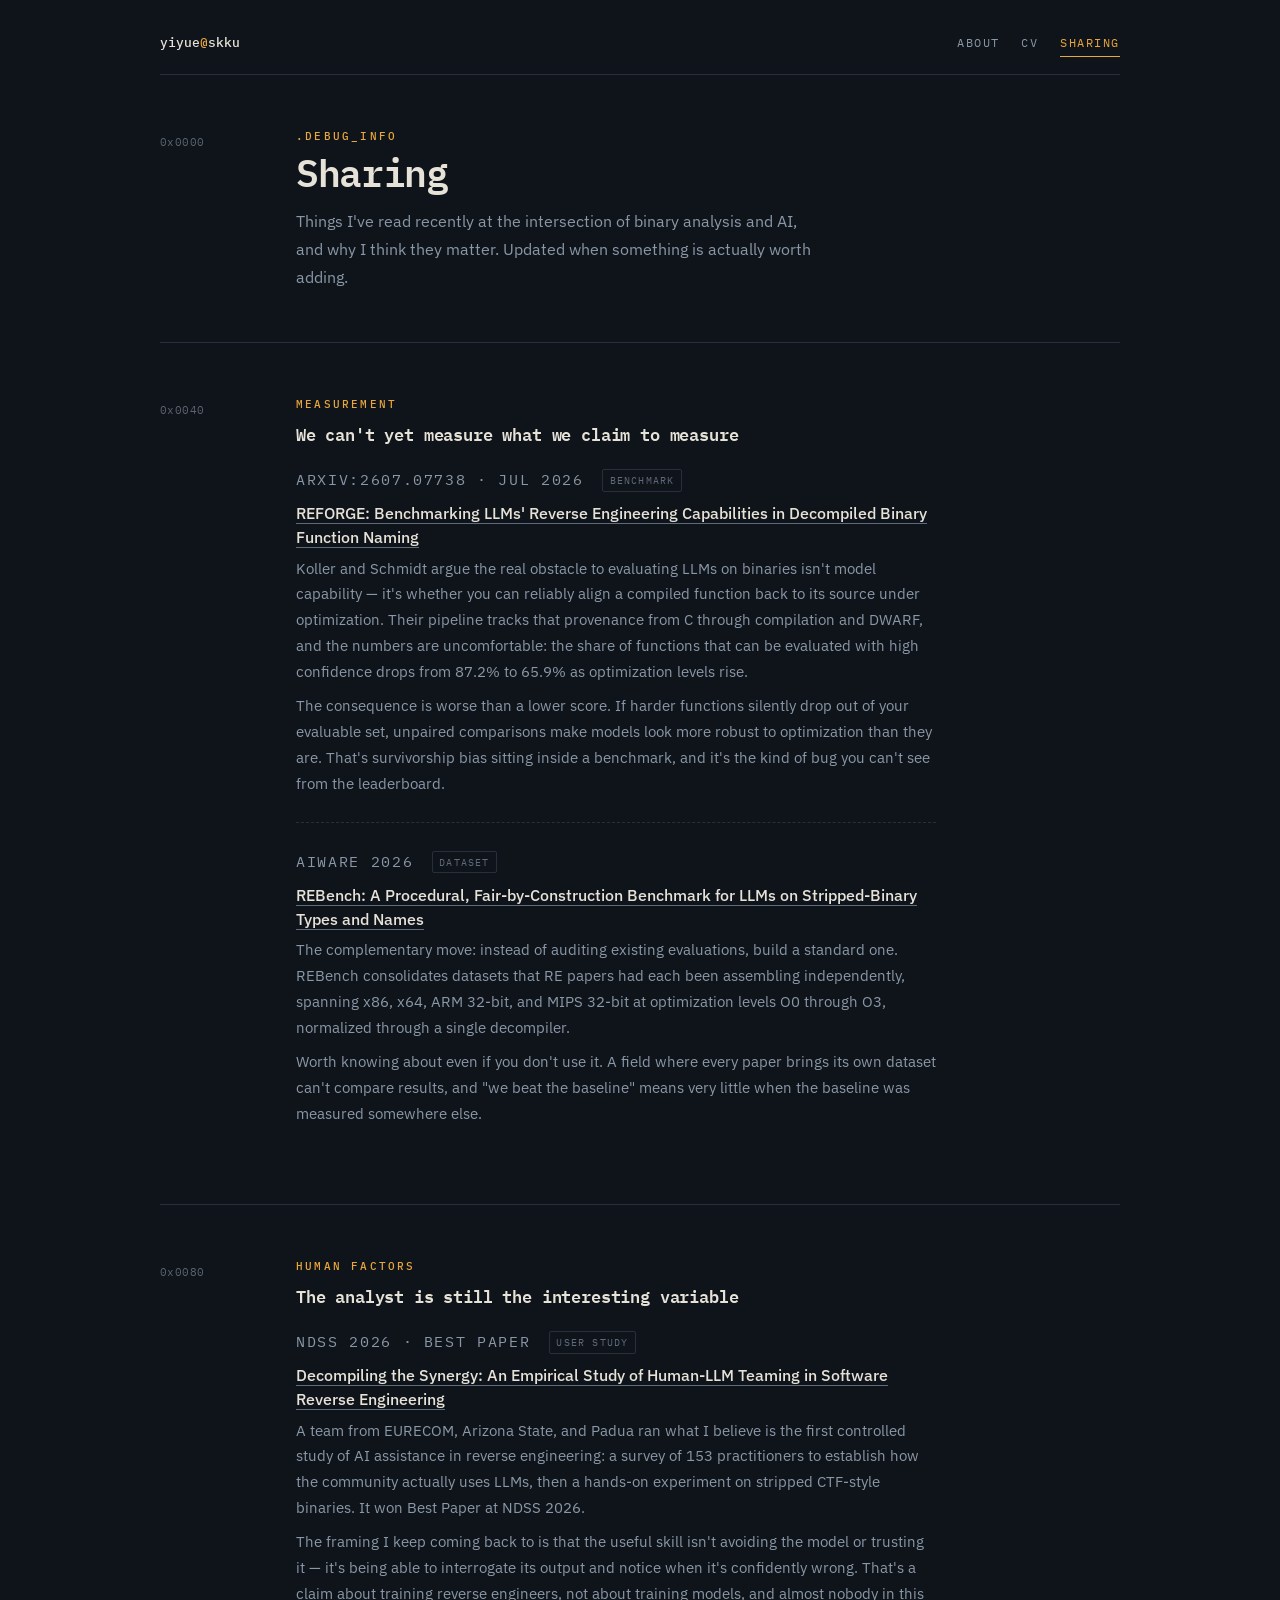
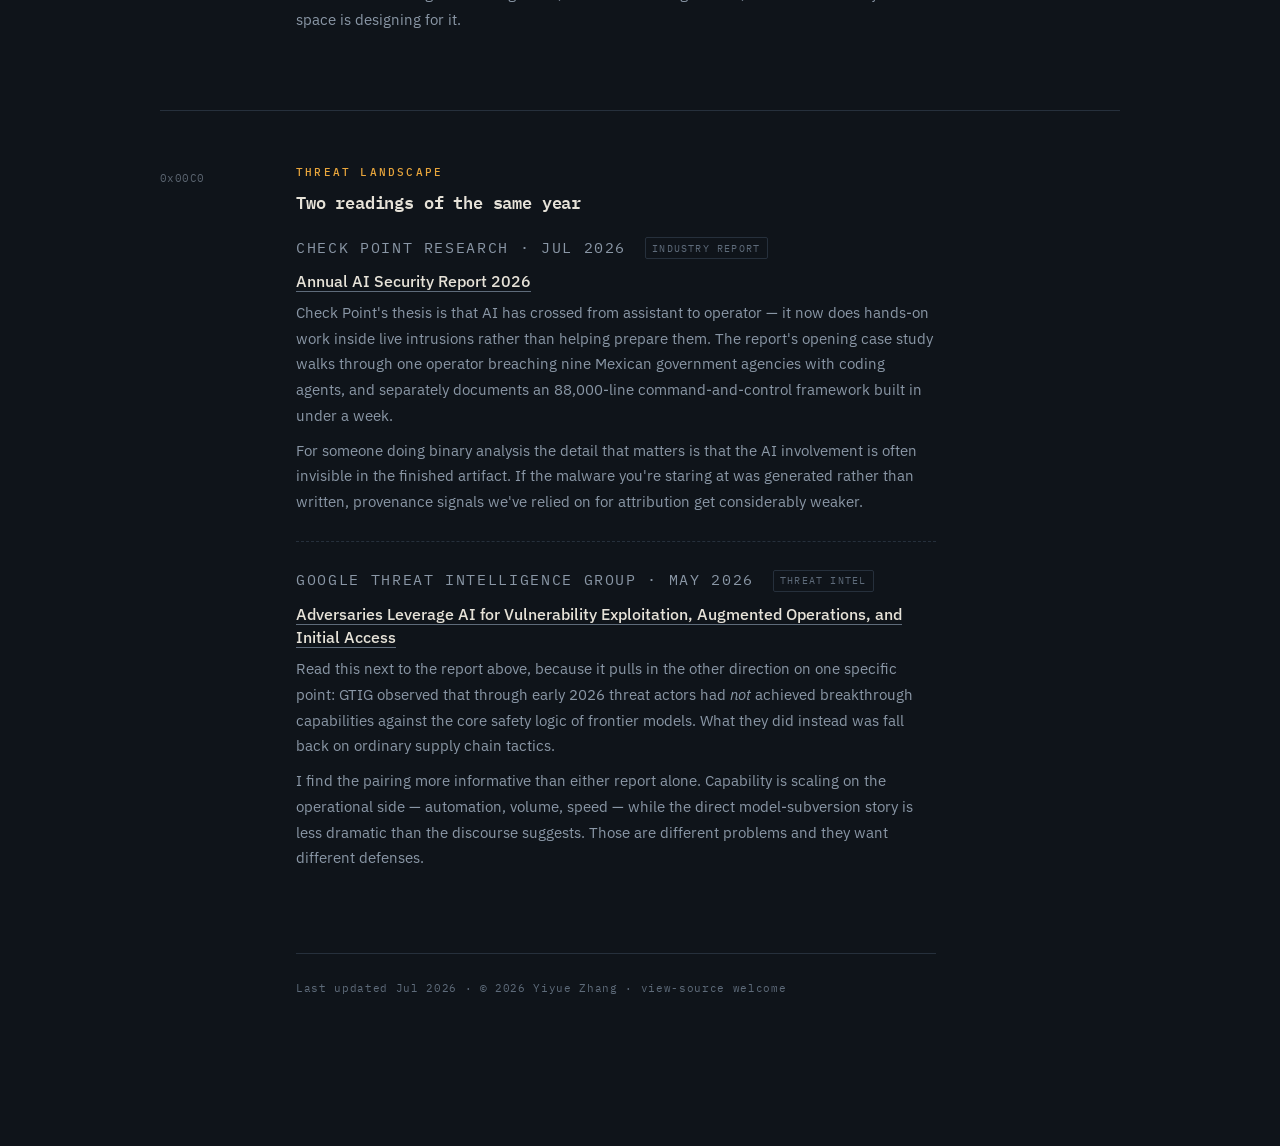
<file: sharing (1).html>
<!DOCTYPE html>
<html lang="en">
<head>
<meta charset="utf-8">
<meta name="viewport" content="width=device-width, initial-scale=1">
<title>Sharing — Yiyue Zhang</title>
<meta name="description" content="Recent work in binary analysis and AI security worth reading, with notes on why.">
<link rel="preconnect" href="https://fonts.googleapis.com">
<link rel="preconnect" href="https://fonts.gstatic.com" crossorigin>
<link href="https://fonts.googleapis.com/css2?family=IBM+Plex+Mono:wght@400;500;600&family=IBM+Plex+Sans:wght@400;500;600&display=swap" rel="stylesheet">
<link rel="stylesheet" href="style.css">
</head>
<body>
<main class="shell">

  <header class="topbar">
    <a class="mark" href="index.html">yiyue<span>@</span>skku</a>
    <nav>
      <a href="index.html">About</a>
      <a href="cv.html">CV</a>
      <!-- Hidden until the first paper lands. Uncomment the line below to bring it back.
      <a href="publications.html">Publications</a>
      -->
      <a href="sharing.html" aria-current="page">Sharing</a>
    </nav>
  </header>

  <section class="block">
    <div class="offset">0x0000</div>
    <div class="body-col">
      <p class="eyebrow">.debug_info</p>
      <h1 class="page-title">Sharing</h1>
      <p class="standfirst">Things I've read recently at the intersection of binary analysis and AI, and why I think they matter. Updated when something is actually worth adding.</p>
    </div>
  </section>

  <!-- ============ 0x0040 · measurement ============ -->
  <section class="block">
    <div class="offset">0x0040</div>
    <div class="body-col">
      <p class="eyebrow">measurement</p>
      <h2>We can't yet measure what we claim to measure</h2>

      <div class="entry">
        <p class="entry-meta">arXiv:2607.07738 &middot; Jul 2026 <span class="tag">benchmark</span></p>
        <h3><a href="https://arxiv.org/abs/2607.07738">REFORGE: Benchmarking LLMs' Reverse Engineering Capabilities in Decompiled Binary Function Naming</a></h3>
        <p>Koller and Schmidt argue the real obstacle to evaluating LLMs on binaries isn't model capability — it's whether you can reliably align a compiled function back to its source under optimization. Their pipeline tracks that provenance from C through compilation and DWARF, and the numbers are uncomfortable: the share of functions that can be evaluated with high confidence drops from 87.2% to 65.9% as optimization levels rise.</p>
        <p>The consequence is worse than a lower score. If harder functions silently drop out of your evaluable set, unpaired comparisons make models look more robust to optimization than they are. That's survivorship bias sitting inside a benchmark, and it's the kind of bug you can't see from the leaderboard.</p>
      </div>

      <div class="entry">
        <p class="entry-meta">AIWare 2026 <span class="tag">dataset</span></p>
        <h3><a href="https://doi.org/10.1145/3805760.3814935">REBench: A Procedural, Fair-by-Construction Benchmark for LLMs on Stripped-Binary Types and Names</a></h3>
        <p>The complementary move: instead of auditing existing evaluations, build a standard one. REBench consolidates datasets that RE papers had each been assembling independently, spanning x86, x64, ARM 32-bit, and MIPS 32-bit at optimization levels O0 through O3, normalized through a single decompiler.</p>
        <p>Worth knowing about even if you don't use it. A field where every paper brings its own dataset can't compare results, and "we beat the baseline" means very little when the baseline was measured somewhere else.</p>
      </div>
    </div>
  </section>

  <!-- ============ 0x0080 · the human in the loop ============ -->
  <section class="block">
    <div class="offset">0x0080</div>
    <div class="body-col">
      <p class="eyebrow">human factors</p>
      <h2>The analyst is still the interesting variable</h2>

      <div class="entry">
        <p class="entry-meta">NDSS 2026 &middot; Best Paper <span class="tag">user study</span></p>
        <h3><a href="https://eurecom-blog.medium.com/studying-human-llm-collaboration-in-software-reverse-engineering-9d222f58f93d">Decompiling the Synergy: An Empirical Study of Human-LLM Teaming in Software Reverse Engineering</a></h3>
        <p>A team from EURECOM, Arizona State, and Padua ran what I believe is the first controlled study of AI assistance in reverse engineering: a survey of 153 practitioners to establish how the community actually uses LLMs, then a hands-on experiment on stripped CTF-style binaries. It won Best Paper at NDSS 2026.</p>
        <p>The framing I keep coming back to is that the useful skill isn't avoiding the model or trusting it — it's being able to interrogate its output and notice when it's confidently wrong. That's a claim about training reverse engineers, not about training models, and almost nobody in this space is designing for it.</p>
      </div>
    </div>
  </section>

  <!-- ============ 0x00C0 · threat landscape ============ -->
  <section class="block">
    <div class="offset">0x00C0</div>
    <div class="body-col">
      <p class="eyebrow">threat landscape</p>
      <h2>Two readings of the same year</h2>

      <div class="entry">
        <p class="entry-meta">Check Point Research &middot; Jul 2026 <span class="tag">industry report</span></p>
        <h3><a href="https://research.checkpoint.com/2026/ai-security-report-2026/">Annual AI Security Report 2026</a></h3>
        <p>Check Point's thesis is that AI has crossed from assistant to operator — it now does hands-on work inside live intrusions rather than helping prepare them. The report's opening case study walks through one operator breaching nine Mexican government agencies with coding agents, and separately documents an 88,000-line command-and-control framework built in under a week.</p>
        <p>For someone doing binary analysis the detail that matters is that the AI involvement is often invisible in the finished artifact. If the malware you're staring at was generated rather than written, provenance signals we've relied on for attribution get considerably weaker.</p>
      </div>

      <div class="entry">
        <p class="entry-meta">Google Threat Intelligence Group &middot; May 2026 <span class="tag">threat intel</span></p>
        <h3><a href="https://cloud.google.com/blog/topics/threat-intelligence/ai-vulnerability-exploitation-initial-access">Adversaries Leverage AI for Vulnerability Exploitation, Augmented Operations, and Initial Access</a></h3>
        <p>Read this next to the report above, because it pulls in the other direction on one specific point: GTIG observed that through early 2026 threat actors had <em>not</em> achieved breakthrough capabilities against the core safety logic of frontier models. What they did instead was fall back on ordinary supply chain tactics.</p>
        <p>I find the pairing more informative than either report alone. Capability is scaling on the operational side — automation, volume, speed — while the direct model-subversion story is less dramatic than the discourse suggests. Those are different problems and they want different defenses.</p>
      </div>

      <footer>Last updated Jul 2026 &middot; &copy; 2026 Yiyue Zhang &middot; view-source welcome</footer>
    </div>
  </section>

</main>
</body>
</html>
</file>
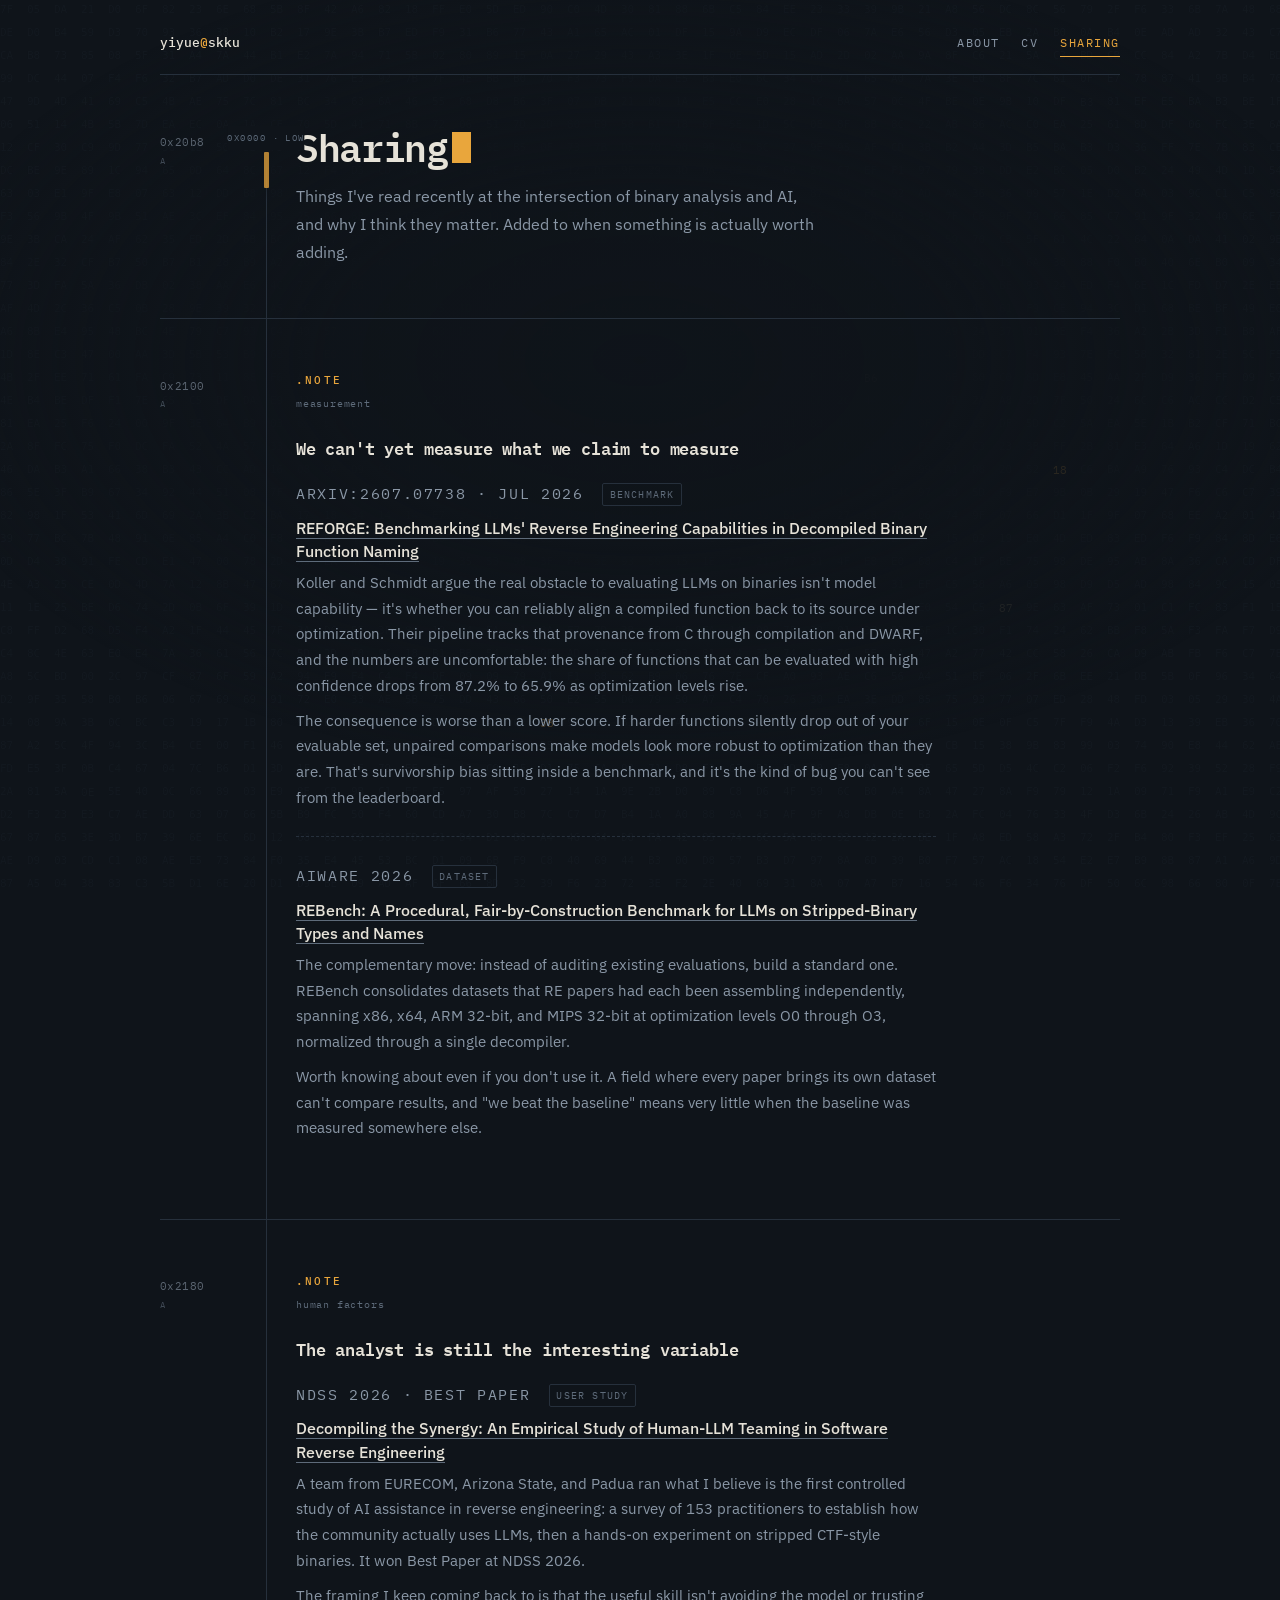
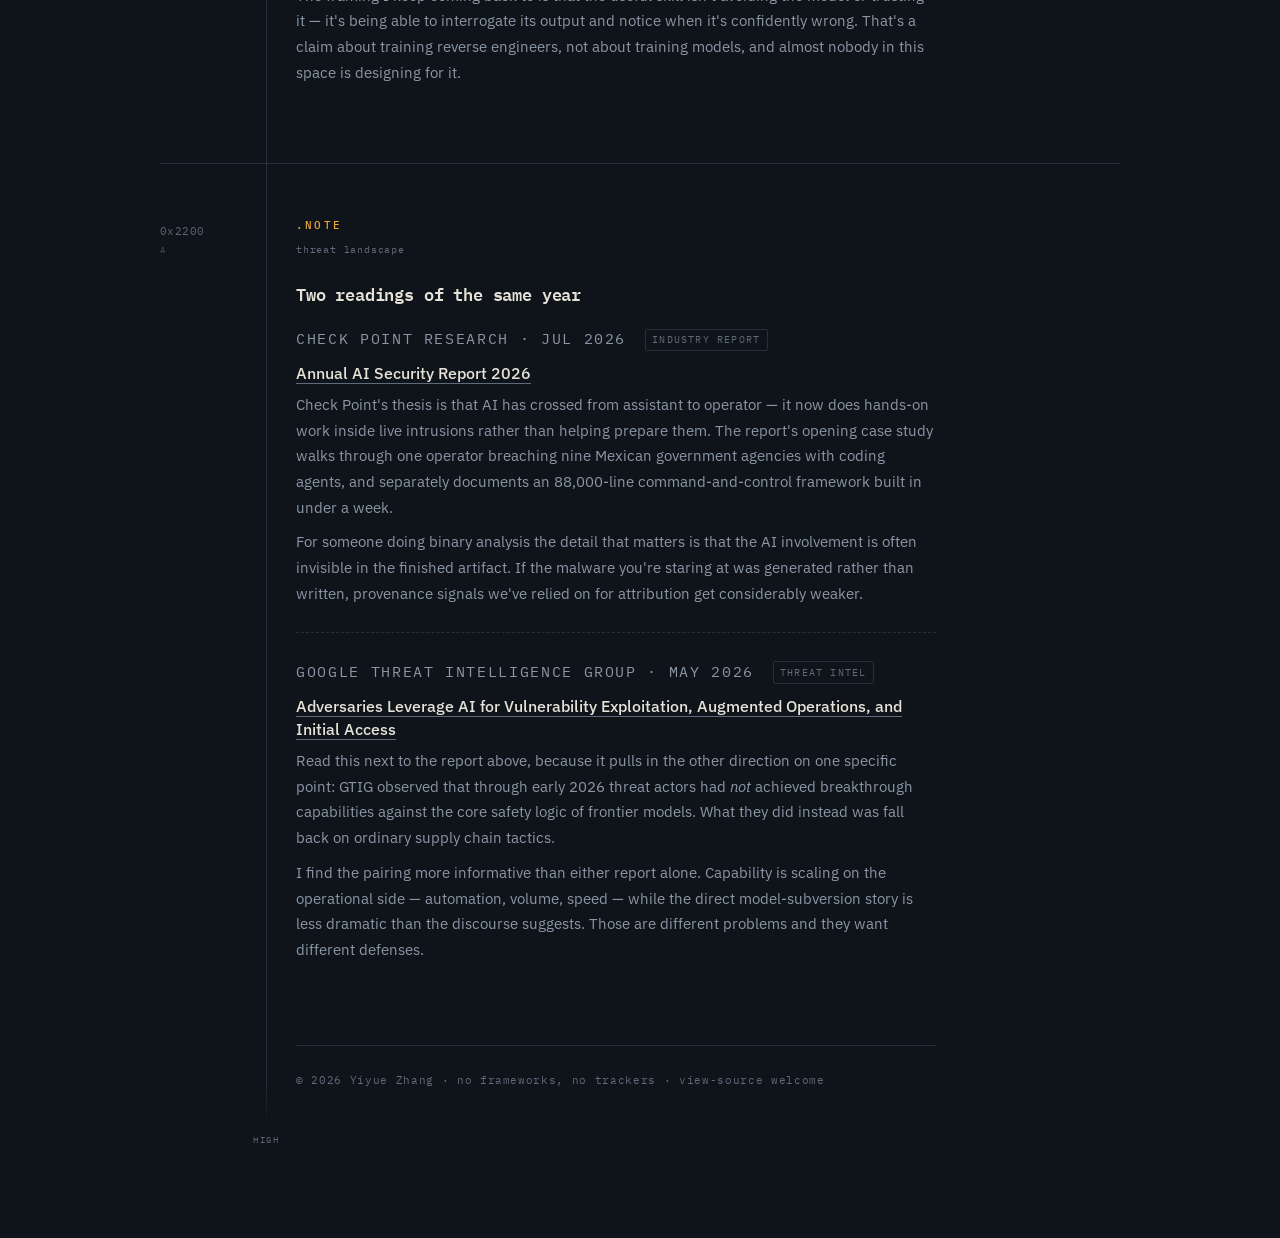
<file: sharing.html>
<!DOCTYPE html>
<html lang="en">
<head>
<meta charset="utf-8">
<meta name="viewport" content="width=device-width, initial-scale=1">
<title>Sharing — Yiyue Zhang</title>
<meta name="description" content="Recent work in binary analysis and AI security worth reading, with notes on why.">
<link rel="preconnect" href="https://fonts.googleapis.com">
<link rel="preconnect" href="https://fonts.gstatic.com" crossorigin>
<link href="https://fonts.googleapis.com/css2?family=IBM+Plex+Mono:wght@400;500;600&family=IBM+Plex+Sans:wght@400;500;600&display=swap" rel="stylesheet">
<link rel="stylesheet" href="style.css">
</head>
<body>
<canvas class="bgfield" aria-hidden="true"></canvas>
<div class="bgveil" aria-hidden="true"></div>
<main class="shell">

  <div class="rail" aria-hidden="true">
    <span class="rail-label top">0x0000 &middot; low</span>
    <span class="rail-cursor"></span>
    <span class="rail-label bottom">high</span>
  </div>

  <header class="topbar">
    <a class="mark" href="index.html">yiyue<span>@</span>skku</a>
    <nav>
      <a href="index.html">About</a>
      <a href="cv.html">CV</a>
      <!-- Hidden until the first paper lands. Uncomment the line below to bring it back.
      <a href="publications.html">Publications</a>
      -->
      <a href="sharing.html" aria-current="page">Sharing</a>
    </nav>
  </header>

  <section class="block" id="note">
    <div class="offset">0x20b8<span class="flags">A</span></div>
    <div class="body-col">
      <h1 class="page-title">Sharing<span class="caret" aria-hidden="true"></span></h1>
      <p class="standfirst">Things I've read recently at the intersection of binary analysis and AI, and why I think they matter. Added to when something is actually worth adding.</p>
    </div>
  </section>

  <!-- ============ 0x0040 · measurement ============ -->
  <section class="block reveal">
    <div class="offset">0x2100<span class="flags">A</span></div>
    <div class="body-col">
      <p class="eyebrow">.note</p>
      <p class="eyebrow-note">measurement</p>
      <h2>We can't yet measure what we claim to measure</h2>

      <div class="entry">
        <p class="entry-meta">arXiv:2607.07738 &middot; Jul 2026 <span class="tag">benchmark</span></p>
        <h3><a href="https://arxiv.org/abs/2607.07738">REFORGE: Benchmarking LLMs' Reverse Engineering Capabilities in Decompiled Binary Function Naming</a></h3>
        <p>Koller and Schmidt argue the real obstacle to evaluating LLMs on binaries isn't model capability — it's whether you can reliably align a compiled function back to its source under optimization. Their pipeline tracks that provenance from C through compilation and DWARF, and the numbers are uncomfortable: the share of functions that can be evaluated with high confidence drops from 87.2% to 65.9% as optimization levels rise.</p>
        <p>The consequence is worse than a lower score. If harder functions silently drop out of your evaluable set, unpaired comparisons make models look more robust to optimization than they are. That's survivorship bias sitting inside a benchmark, and it's the kind of bug you can't see from the leaderboard.</p>
      </div>

      <div class="entry">
        <p class="entry-meta">AIWare 2026 <span class="tag">dataset</span></p>
        <h3><a href="https://doi.org/10.1145/3805760.3814935">REBench: A Procedural, Fair-by-Construction Benchmark for LLMs on Stripped-Binary Types and Names</a></h3>
        <p>The complementary move: instead of auditing existing evaluations, build a standard one. REBench consolidates datasets that RE papers had each been assembling independently, spanning x86, x64, ARM 32-bit, and MIPS 32-bit at optimization levels O0 through O3, normalized through a single decompiler.</p>
        <p>Worth knowing about even if you don't use it. A field where every paper brings its own dataset can't compare results, and "we beat the baseline" means very little when the baseline was measured somewhere else.</p>
      </div>
    </div>
  </section>

  <!-- ============ 0x0080 · the human in the loop ============ -->
  <section class="block reveal">
    <div class="offset">0x2180<span class="flags">A</span></div>
    <div class="body-col">
      <p class="eyebrow">.note</p>
      <p class="eyebrow-note">human factors</p>
      <h2>The analyst is still the interesting variable</h2>

      <div class="entry">
        <p class="entry-meta">NDSS 2026 &middot; Best Paper <span class="tag">user study</span></p>
        <h3><a href="https://eurecom-blog.medium.com/studying-human-llm-collaboration-in-software-reverse-engineering-9d222f58f93d">Decompiling the Synergy: An Empirical Study of Human-LLM Teaming in Software Reverse Engineering</a></h3>
        <p>A team from EURECOM, Arizona State, and Padua ran what I believe is the first controlled study of AI assistance in reverse engineering: a survey of 153 practitioners to establish how the community actually uses LLMs, then a hands-on experiment on stripped CTF-style binaries. It won Best Paper at NDSS 2026.</p>
        <p>The framing I keep coming back to is that the useful skill isn't avoiding the model or trusting it — it's being able to interrogate its output and notice when it's confidently wrong. That's a claim about training reverse engineers, not about training models, and almost nobody in this space is designing for it.</p>
      </div>
    </div>
  </section>

  <!-- ============ 0x00C0 · threat landscape ============ -->
  <section class="block reveal">
    <div class="offset">0x2200<span class="flags">A</span></div>
    <div class="body-col">
      <p class="eyebrow">.note</p>
      <p class="eyebrow-note">threat landscape</p>
      <h2>Two readings of the same year</h2>

      <div class="entry">
        <p class="entry-meta">Check Point Research &middot; Jul 2026 <span class="tag">industry report</span></p>
        <h3><a href="https://research.checkpoint.com/2026/ai-security-report-2026/">Annual AI Security Report 2026</a></h3>
        <p>Check Point's thesis is that AI has crossed from assistant to operator — it now does hands-on work inside live intrusions rather than helping prepare them. The report's opening case study walks through one operator breaching nine Mexican government agencies with coding agents, and separately documents an 88,000-line command-and-control framework built in under a week.</p>
        <p>For someone doing binary analysis the detail that matters is that the AI involvement is often invisible in the finished artifact. If the malware you're staring at was generated rather than written, provenance signals we've relied on for attribution get considerably weaker.</p>
      </div>

      <div class="entry">
        <p class="entry-meta">Google Threat Intelligence Group &middot; May 2026 <span class="tag">threat intel</span></p>
        <h3><a href="https://cloud.google.com/blog/topics/threat-intelligence/ai-vulnerability-exploitation-initial-access">Adversaries Leverage AI for Vulnerability Exploitation, Augmented Operations, and Initial Access</a></h3>
        <p>Read this next to the report above, because it pulls in the other direction on one specific point: GTIG observed that through early 2026 threat actors had <em>not</em> achieved breakthrough capabilities against the core safety logic of frontier models. What they did instead was fall back on ordinary supply chain tactics.</p>
        <p>I find the pairing more informative than either report alone. Capability is scaling on the operational side — automation, volume, speed — while the direct model-subversion story is less dramatic than the discourse suggests. Those are different problems and they want different defenses.</p>
      </div>

      <footer>&copy; 2026 Yiyue Zhang &middot; no frameworks, no trackers &middot; view-source welcome</footer>
    </div>
  </section>

</main>
<script src="site.js"></script>
</body>
</html>
</file>
<file: style.css>
/* ─────────────────────────────────────────────────────────────
   Yiyue Zhang — shared styles
   Palette: deep slate ink, warm parchment, hex-editor amber
   Type:    IBM Plex Mono (structure) + IBM Plex Sans (prose)

   Address convention throughout: this page is laid out as a hex
   dump / readelf section table. Addresses ASCEND downward —
   low address at the top, high address at the bottom.
   ───────────────────────────────────────────────────────────── */

:root{
  --ink:        #0F141A;
  --ink-raised: #161D26;
  --ink-hi:     #1E2732;
  --rule:       #26303C;
  --parchment:  #E6E2D8;
  --body-text:  #CFCBC2;
  --muted:      #8A97A6;
  --dim:        #5E6B7A;
  --amber:      #E9A63C;
  --amber-dim:  #6B4E1E;
  --mono: "IBM Plex Mono", ui-monospace, SFMono-Regular, Menlo, monospace;
  --sans: "IBM Plex Sans", system-ui, -apple-system, sans-serif;
  --gutter: 8.5rem;
  --measure: 40rem;
}

*,*::before,*::after{ box-sizing:border-box; }
html{ -webkit-text-size-adjust:100%; scroll-behavior:smooth; }

body{
  margin:0;
  background:var(--ink);
  color:var(--parchment);
  font-family:var(--sans);
  font-size:1.0125rem;
  line-height:1.72;
  -webkit-font-smoothing:antialiased;
}

.shell{
  position:relative;
  z-index:2;
  width:min(60rem, 100% - 4rem);
  margin-inline:auto;
  padding-block:2rem 6rem;
}

/* ── background: a sparse memory view ────────────────────────
   A field of hex bytes that never moves. Every half-second or
   so a couple of cells are rewritten and briefly glow amber,
   then fade back — the way a live process looks in a hex
   editor. No drift, no rain, no parallax.                     */

.bgfield{
  position:fixed;
  inset:0;
  width:100%;
  height:100%;
  z-index:0;
  pointer-events:none;
}

/* keeps the reading column calm; the texture only shows at the
   edges where there is no text */
.bgveil{
  position:fixed;
  inset:0;
  z-index:1;
  pointer-events:none;
  background:radial-gradient(ellipse 58% 46% at 50% 40%,
    rgba(15,20,26,.97) 0%,
    rgba(15,20,26,.88) 42%,
    rgba(15,20,26,.42) 74%,
    rgba(15,20,26,0) 100%);
}

/* ── address rail ────────────────────────────────────────────
   The vertical divider between the address column and the data
   column, exactly as a hex editor draws it. Labelled so the
   direction of travel is unambiguous.                          */

.rail{
  position:absolute;
  top:9.5rem; bottom:7rem;
  left:calc(var(--gutter) - 1.9rem);
  width:1px;
  background:linear-gradient(to bottom,
    transparent, var(--rule) 3rem, var(--rule) calc(100% - 3rem), transparent);
  pointer-events:none;
}
.rail-label{
  position:absolute;
  left:50%;
  transform:translateX(-50%);
  font-family:var(--mono);
  font-size:.5625rem;
  letter-spacing:.16em;
  text-transform:uppercase;
  color:var(--dim);
  white-space:nowrap;
  background:var(--ink);
  padding:.25rem 0;
}
.rail-label.top{ top:-1.6rem; }
.rail-label.bottom{ bottom:-1.6rem; }

/* the cursor block tracks scroll position, like the caret in a
   hex editor moving through the file */
.rail-cursor{
  position:absolute;
  left:-2px;
  width:5px; height:2.25rem;
  background:var(--amber);
  opacity:.75;
  border-radius:1px;
  transition:top .12s linear;
  will-change:top;
}

/* ── top bar ─────────────────────────────────────────────── */

.topbar{
  display:flex;
  flex-wrap:wrap;
  align-items:baseline;
  justify-content:space-between;
  gap:.9rem 1.5rem;
  padding-bottom:1.1rem;
  margin-bottom:3.25rem;
  border-bottom:1px solid var(--rule);
}

.mark{
  font-family:var(--mono);
  font-size:.8125rem;
  font-weight:500;
  color:var(--parchment);
  border-bottom:0;
}
.mark span{ color:var(--amber); }
.mark:hover{ color:#fff; }

.topbar nav{ display:flex; flex-wrap:wrap; gap:.35rem 1.35rem; }
.topbar nav a{
  font-family:var(--mono);
  font-size:.75rem;
  letter-spacing:.13em;
  text-transform:uppercase;
  color:var(--muted);
  border-bottom:1px solid transparent;
  padding-bottom:2px;
}
.topbar nav a:hover{ color:var(--parchment); border-bottom-color:var(--rule); }
.topbar nav a[aria-current="page"]{ color:var(--amber); border-bottom-color:var(--amber); }

/* ── section scaffolding ─────────────────────────────────── */

.block{
  display:grid;
  grid-template-columns:var(--gutter) minmax(0,1fr);
  padding-block:3.25rem;
  border-top:1px solid var(--rule);
  scroll-margin-top:2rem;
}
.block:first-of-type{ border-top:0; padding-top:0; }

.offset{
  font-family:var(--mono);
  font-size:.6875rem;
  letter-spacing:.04em;
  color:var(--muted);
  opacity:.62;
  padding-top:.42rem;
  user-select:none;
  line-height:1.5;
}
.offset .flags{ display:block; font-size:.5625rem; color:var(--dim); letter-spacing:.1em; margin-top:.2rem; }

.body-col{ max-width:var(--measure); }

.eyebrow{
  font-family:var(--mono);
  font-size:.6875rem;
  font-weight:500;
  text-transform:uppercase;
  letter-spacing:.2em;
  color:var(--amber);
  margin:0 0 .35rem;
}
.eyebrow-note{
  font-family:var(--mono);
  font-size:.625rem;
  letter-spacing:.08em;
  color:var(--dim);
  margin:0 0 1.35rem;
  text-transform:none;
}

h2{
  font-family:var(--mono);
  font-size:1.0625rem;
  font-weight:600;
  letter-spacing:-.01em;
  color:var(--parchment);
  margin:0 0 1.1rem;
}

p{ margin:0 0 1.15rem; color:var(--body-text); }
p:last-child{ margin-bottom:0; }
strong{ color:var(--parchment); font-weight:500; }

a{
  color:var(--parchment);
  text-decoration:none;
  border-bottom:1px solid var(--rule);
  transition:border-color .18s, color .18s;
}
a:hover{ border-bottom-color:var(--amber); color:#fff; }
a:focus-visible{ outline:2px solid var(--amber); outline-offset:3px; border-radius:2px; }

/* ── scroll reveal ───────────────────────────────────────── */

.reveal{ opacity:0; transform:translateY(14px); transition:opacity .55s ease, transform .55s cubic-bezier(.2,.7,.3,1); }
.reveal.in{ opacity:1; transform:none; }

/* ── hero hex dump ───────────────────────────────────────── */

.hero{ padding-block:0 3.5rem; }

.dump{
  font-family:var(--mono);
  font-size:.75rem;
  line-height:1.95;
  color:var(--muted);
  background:var(--ink-raised);
  border:1px solid var(--rule);
  border-radius:3px;
  padding:.9rem 1.05rem;
  margin:0 0 2rem;
  overflow-x:auto;
  white-space:pre;
  letter-spacing:.02em;
}
.dump .addr{ color:var(--dim); }
.dump .b{ color:var(--amber); cursor:default; border-radius:2px; }
.dump .b.nul{ color:#3E4956; }
.dump .a{ color:var(--parchment); cursor:default; border-radius:2px; }
.dump .a.nul{ color:#3E4956; }
.dump .bar{ color:var(--dim); }
/* hovering a byte lights its ASCII twin, and vice versa —
   the linkage a real hex editor gives you */
.dump .lit{ background:var(--amber); color:var(--ink); }

.dump-cap{
  font-family:var(--mono);
  font-size:.625rem;
  letter-spacing:.09em;
  color:var(--dim);
  margin:-1.5rem 0 2rem;
}

h1{
  font-family:var(--mono);
  font-size:clamp(2.3rem, 7vw, 4.15rem);
  font-weight:600;
  letter-spacing:-.045em;
  line-height:1.02;
  margin:0 0 1.35rem;
  color:var(--parchment);
}
.caret{
  display:inline-block;
  width:.5em; height:.82em;
  background:var(--amber);
  margin-left:.12em;
  vertical-align:-.02em;
  animation:blink 1.15s steps(1,end) infinite;
}
@keyframes blink{ 0%,50%{opacity:1} 50.01%,100%{opacity:0} }

.page-title{ font-size:clamp(1.75rem, 4vw, 2.4rem); letter-spacing:-.035em; margin-bottom:1rem; }

.thesis{ font-size:1.1875rem; line-height:1.62; color:var(--parchment); max-width:32rem; margin:0 0 .9rem; }
.standfirst{ color:var(--muted); max-width:33rem; margin:0; }

/* ── readelf-style section table ─────────────────────────── */

.sectab-wrap{ overflow-x:auto; border:1px solid var(--rule); border-radius:3px; background:var(--ink-raised); }
.sectab{
  font-family:var(--mono);
  font-size:.6875rem;
  line-height:1.9;
  border-collapse:collapse;
  width:100%;
  min-width:44rem;
  white-space:nowrap;
}
.sectab caption{
  font-family:var(--mono);
  font-size:.625rem;
  letter-spacing:.14em;
  text-transform:uppercase;
  color:var(--dim);
  text-align:left;
  padding:.7rem 1rem .35rem;
}
.sectab th{
  font-weight:400;
  color:var(--dim);
  text-align:left;
  padding:.15rem .7rem;
  border-bottom:1px solid var(--rule);
}
.sectab th:first-child, .sectab td:first-child{ padding-left:1rem; }
.sectab td{ padding:.1rem .7rem; color:var(--muted); }
.sectab tbody tr{ transition:background .15s; }
.sectab tbody tr:hover{ background:var(--ink-hi); }
.sectab tbody tr:last-child td{ padding-bottom:.7rem; }
.sectab .nm a{ color:var(--amber); border-bottom:0; }
.sectab .nm a:hover{ color:#fff; text-decoration:underline; }
.sectab .zero{ color:#3E4956; }

/* ── symbol / timeline lists ─────────────────────────────── */

.symbols{ list-style:none; margin:0; padding:0; }
.symbols li{
  display:grid;
  grid-template-columns:6.5rem minmax(0,1fr);
  gap:0 1.5rem;
  padding:1.15rem 0;
  border-top:1px dashed var(--rule);
}
.symbols li:first-child{ border-top:0; padding-top:0; }
.sym-tag{ font-family:var(--mono); font-size:.75rem; color:var(--amber); padding-top:.3rem; letter-spacing:.03em; }
.sym-name{ font-weight:500; color:var(--parchment); margin:0 0 .3rem; }
.sym-desc{ font-size:.9375rem; color:var(--muted); margin:0; line-height:1.6; }

.timeline li{ grid-template-columns:9.5rem minmax(0,1fr); }
.timeline .sym-tag{ font-size:.6875rem; letter-spacing:.04em; white-space:nowrap; }
.timeline .sym-place{ font-family:var(--mono); font-size:.8125rem; color:var(--muted); margin:.3rem 0 0; }

/* ── pipeline (lab's binary analysis stages) ─────────────── */

.pipeline{ list-style:none; margin:0; padding:0 0 0 1.35rem; position:relative; counter-reset:stage; }
.pipeline::before{
  content:"";
  position:absolute;
  left:.28rem; top:.75rem; bottom:.75rem;
  width:1px;
  background:var(--rule);
}
.pipeline li{
  position:relative;
  padding:.62rem 0;
  counter-increment:stage;
}
.pipeline li::before{
  content:"";
  position:absolute;
  left:-1.35rem; top:1.28rem;
  width:.6rem; height:.6rem;
  border:1px solid var(--rule);
  background:var(--ink);
  border-radius:50%;
  transform:translateX(-.02rem);
}
.pipeline .stage{
  font-family:var(--mono);
  font-size:.8125rem;
  color:var(--muted);
  transition:color .2s;
}
.pipeline .stage::before{
  content:"[" counter(stage) "] ";
  color:var(--dim);
}
.pipeline .stage-note{ font-size:.875rem; color:var(--dim); margin:.1rem 0 0; line-height:1.55; }

/* the stages this person actually works on */
.pipeline li.mine::before{ background:var(--amber); border-color:var(--amber); box-shadow:0 0 0 3px rgba(233,166,60,.14); }
.pipeline li.mine .stage{ color:var(--amber); }
.pipeline li.mine .stage-note{ color:var(--muted); }

/* ── entries ─────────────────────────────────────────────── */

.entry{ padding:1.6rem 0; border-top:1px dashed var(--rule); }
.entry:first-of-type{ border-top:0; padding-top:0; }
.entry h3{ font-family:var(--sans); font-size:1.0125rem; font-weight:500; line-height:1.45; margin:0 0 .45rem; color:var(--parchment); }
.entry h3 a{ border-bottom-color:var(--dim); }
.entry-meta{ font-family:var(--mono); font-size:.6875rem; letter-spacing:.11em; text-transform:uppercase; color:var(--amber); margin:0 0 .55rem; }
.entry p{ font-size:.9375rem; color:var(--muted); margin:0 0 .55rem; }
.entry p:last-child{ margin-bottom:0; }

.tag{
  display:inline-block;
  font-family:var(--mono);
  font-size:.625rem;
  letter-spacing:.12em;
  text-transform:uppercase;
  color:var(--dim);
  border:1px solid var(--rule);
  border-radius:2px;
  padding:.1rem .4rem;
  margin-left:.5rem;
  vertical-align:1px;
}

.empty{ border:1px dashed var(--rule); border-radius:3px; padding:1.5rem 1.6rem; background:var(--ink-raised); }
.empty p{ margin-bottom:.75rem; }
.empty p:last-child{ margin-bottom:0; }

/* ── key / value ─────────────────────────────────────────── */

.kv{ display:grid; grid-template-columns:6.5rem minmax(0,1fr); gap:.55rem 1.5rem; margin:0; }
.kv dt{ font-family:var(--mono); font-size:.75rem; color:var(--muted); letter-spacing:.05em; padding-top:.1rem; }
.kv dd{ margin:0; }

footer{
  margin-top:3.5rem;
  padding-top:1.6rem;
  border-top:1px solid var(--rule);
  font-family:var(--mono);
  font-size:.6875rem;
  letter-spacing:.06em;
  color:var(--dim);
}

/* ── mobile ──────────────────────────────────────────────── */

@media (max-width:46rem){
  :root{ --gutter:0; }
  .shell{ width:min(100% - 2.5rem, 34rem); padding-block:1.5rem 4rem; }
  .rail{ display:none; }
  .topbar{ margin-bottom:2.5rem; }
  .block{ grid-template-columns:1fr; padding-block:2.5rem; }
  .offset{ padding-top:0; margin-bottom:.9rem; }
  .offset .flags{ display:inline; margin-left:.6rem; }
  .symbols li{ grid-template-columns:1fr; gap:.35rem; }
  .timeline li{ grid-template-columns:1fr; }
  .sym-tag{ padding-top:0; }
  .kv{ grid-template-columns:1fr; gap:.15rem; }
  .kv dd{ margin-bottom:.7rem; }
  .dump{ font-size:.625rem; }
}

@media (prefers-reduced-motion:reduce){
  html{ scroll-behavior:auto; }
  *{ animation:none !important; transition:none !important; }
  .reveal{ opacity:1; transform:none; }
}
</file>
